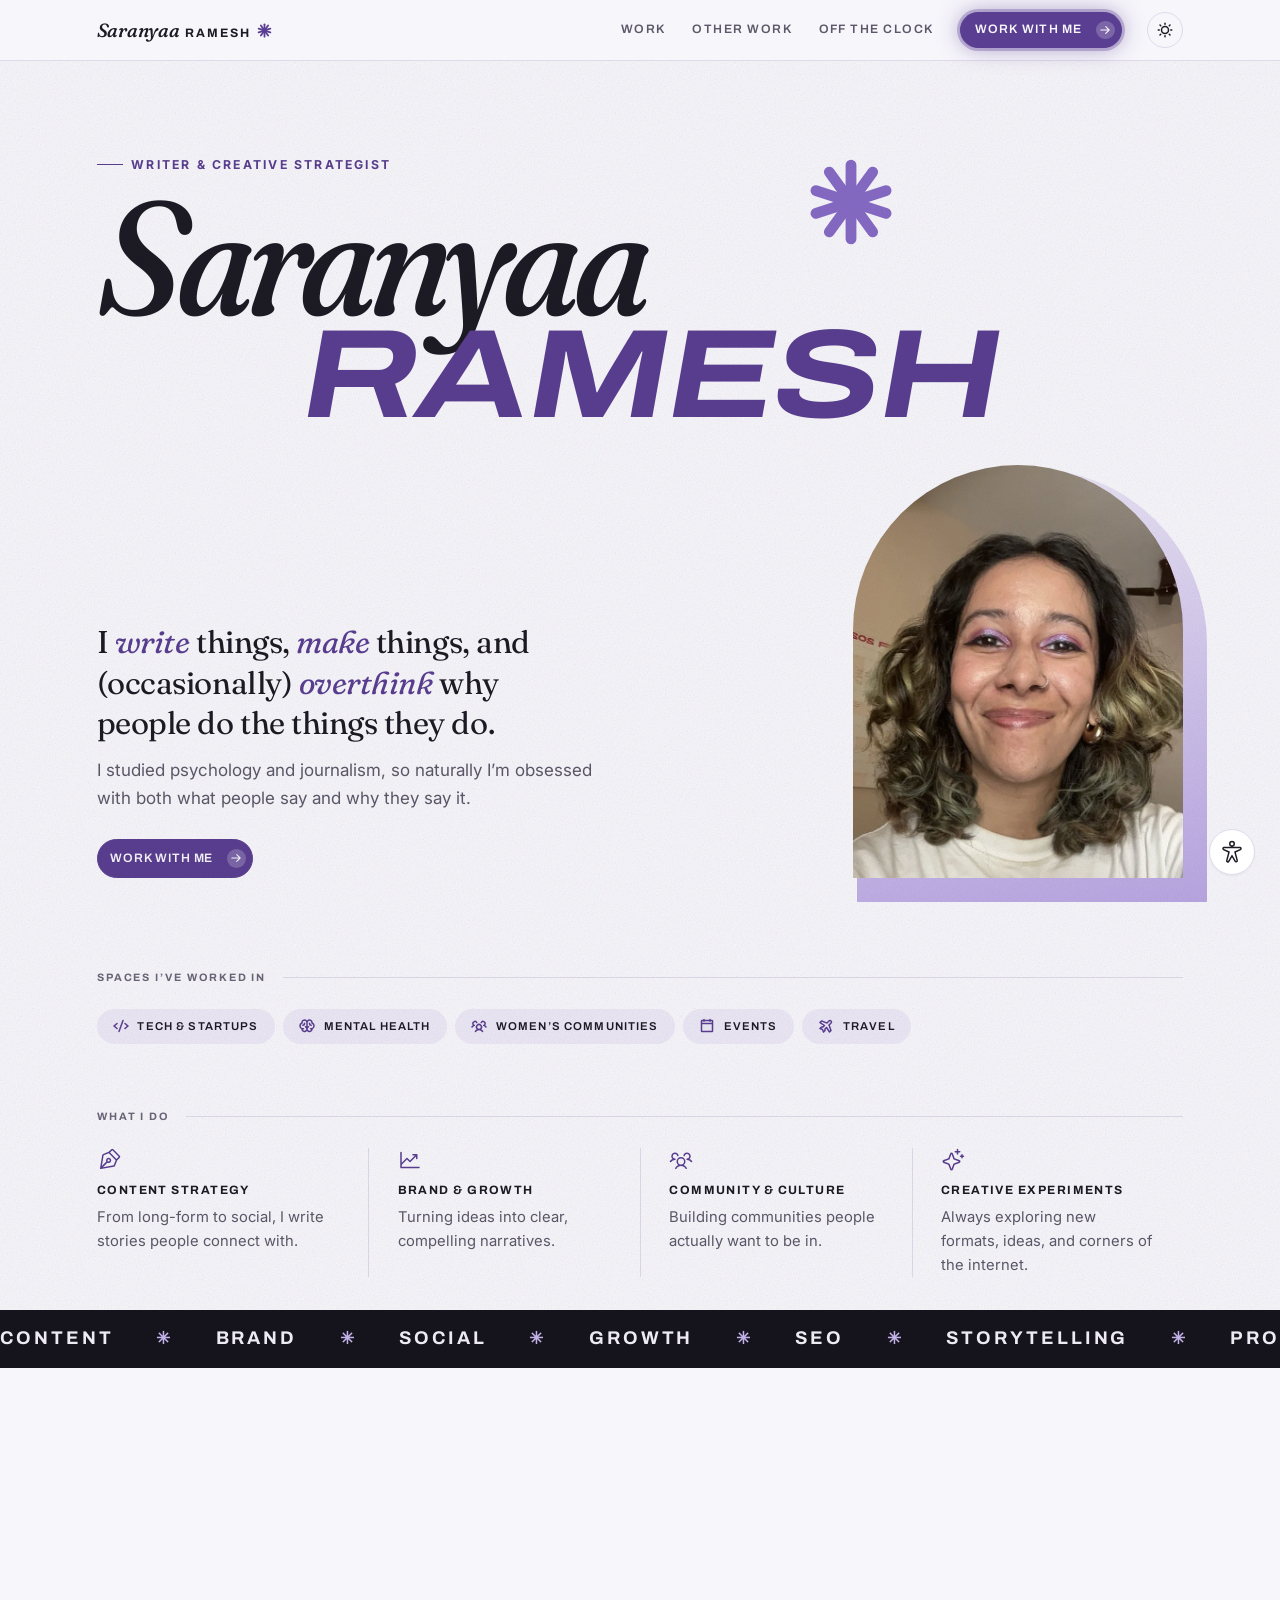
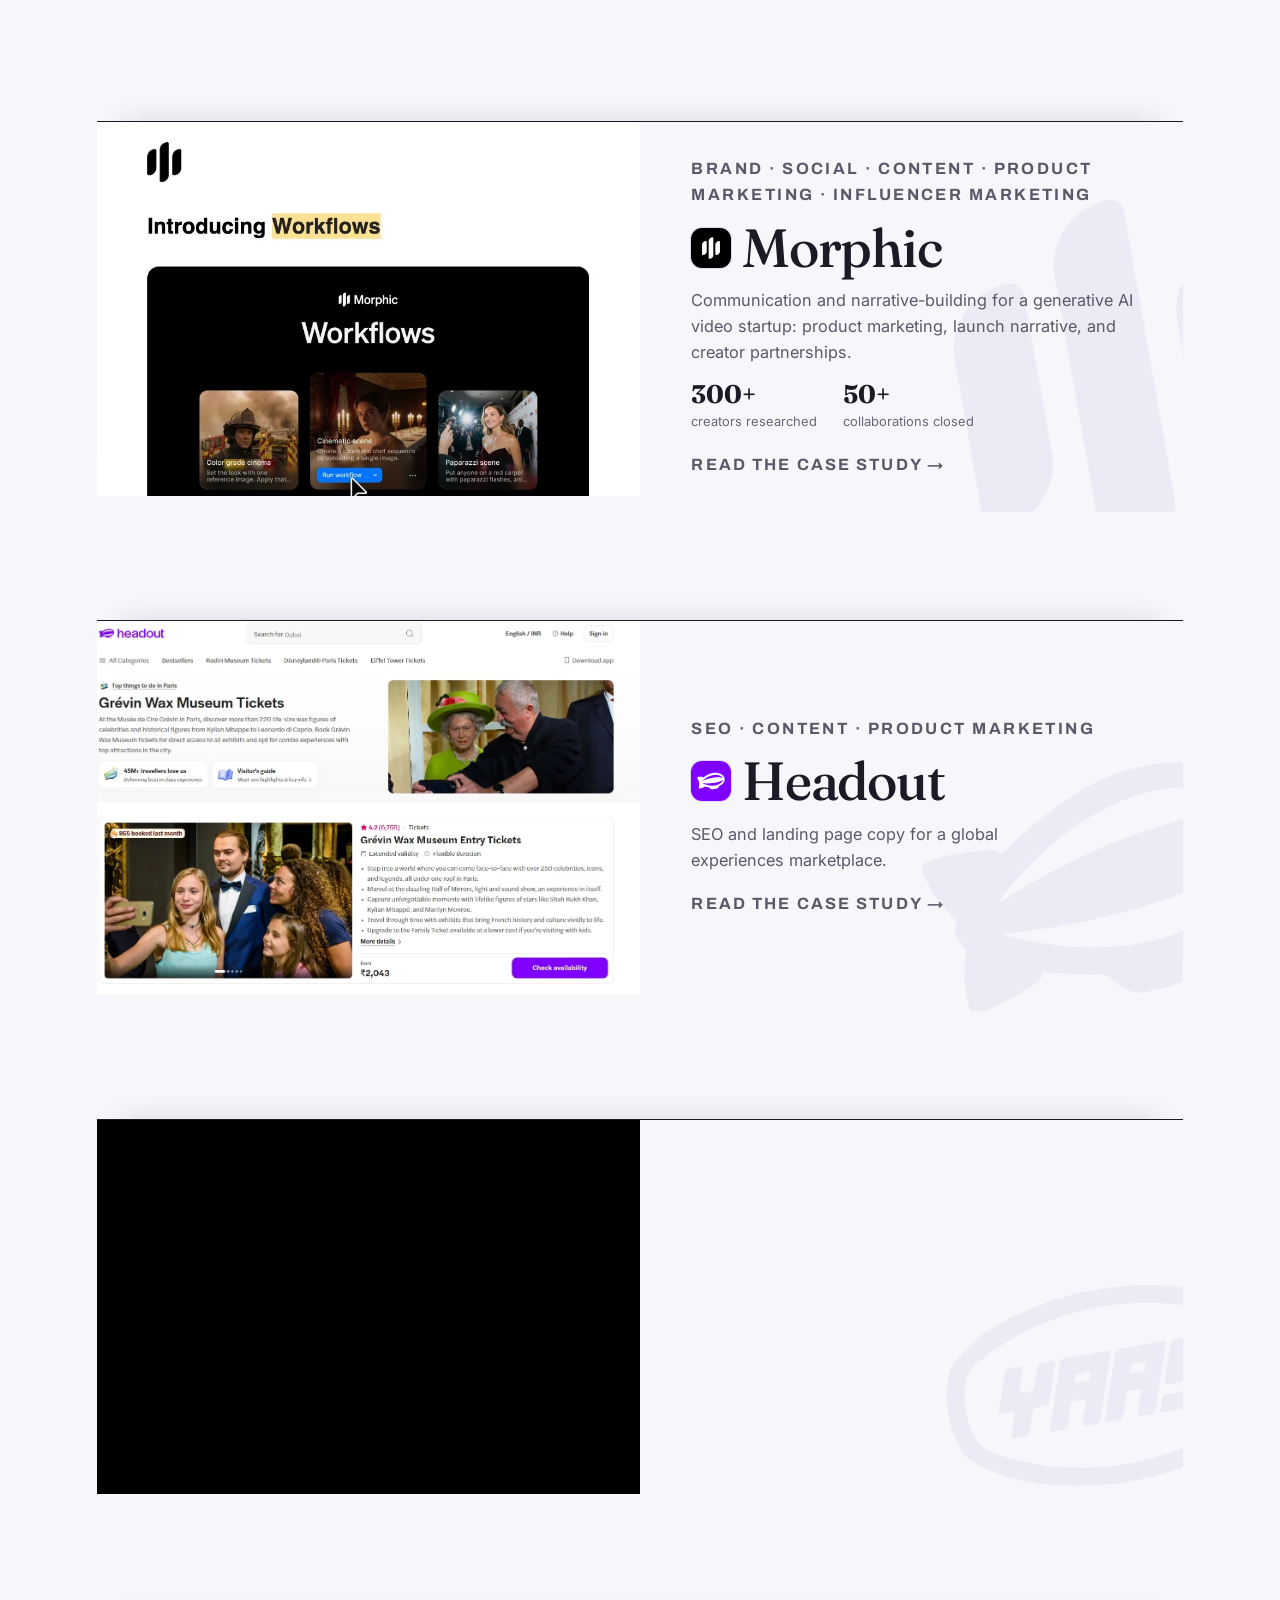
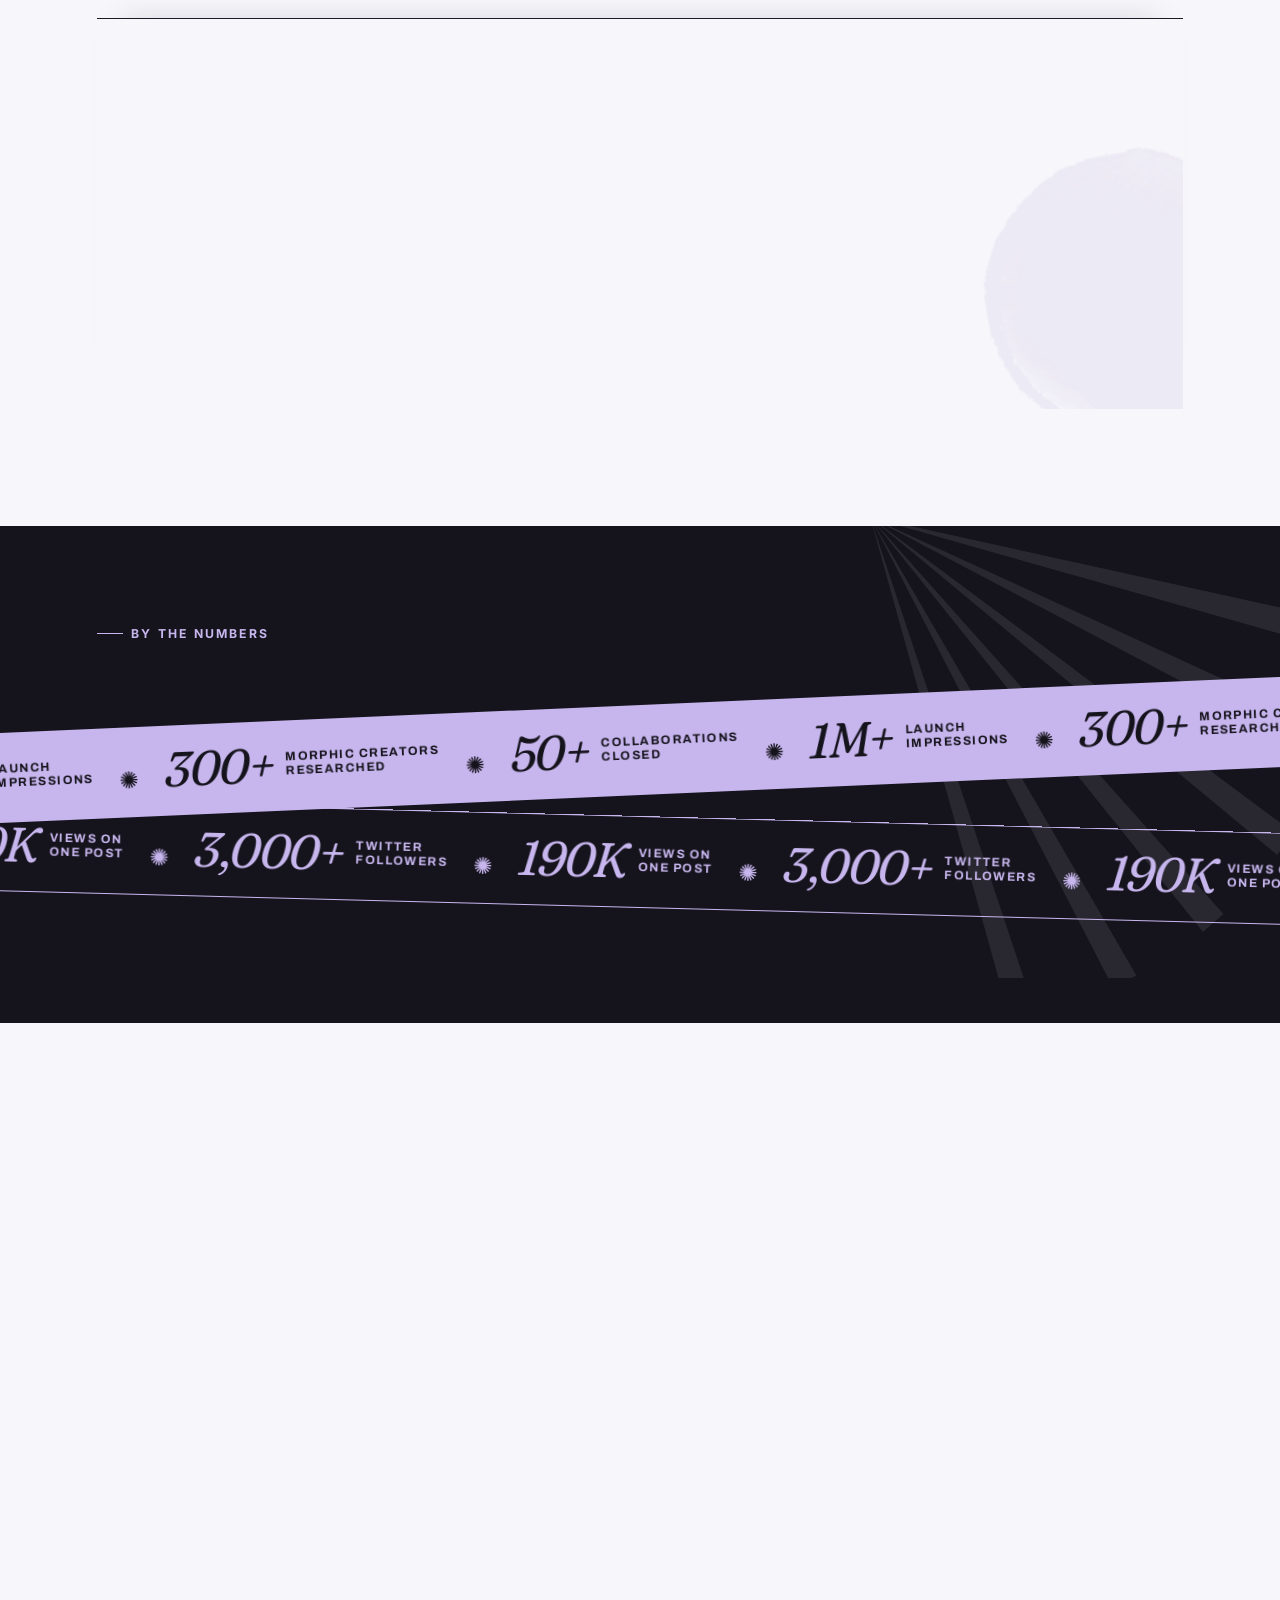
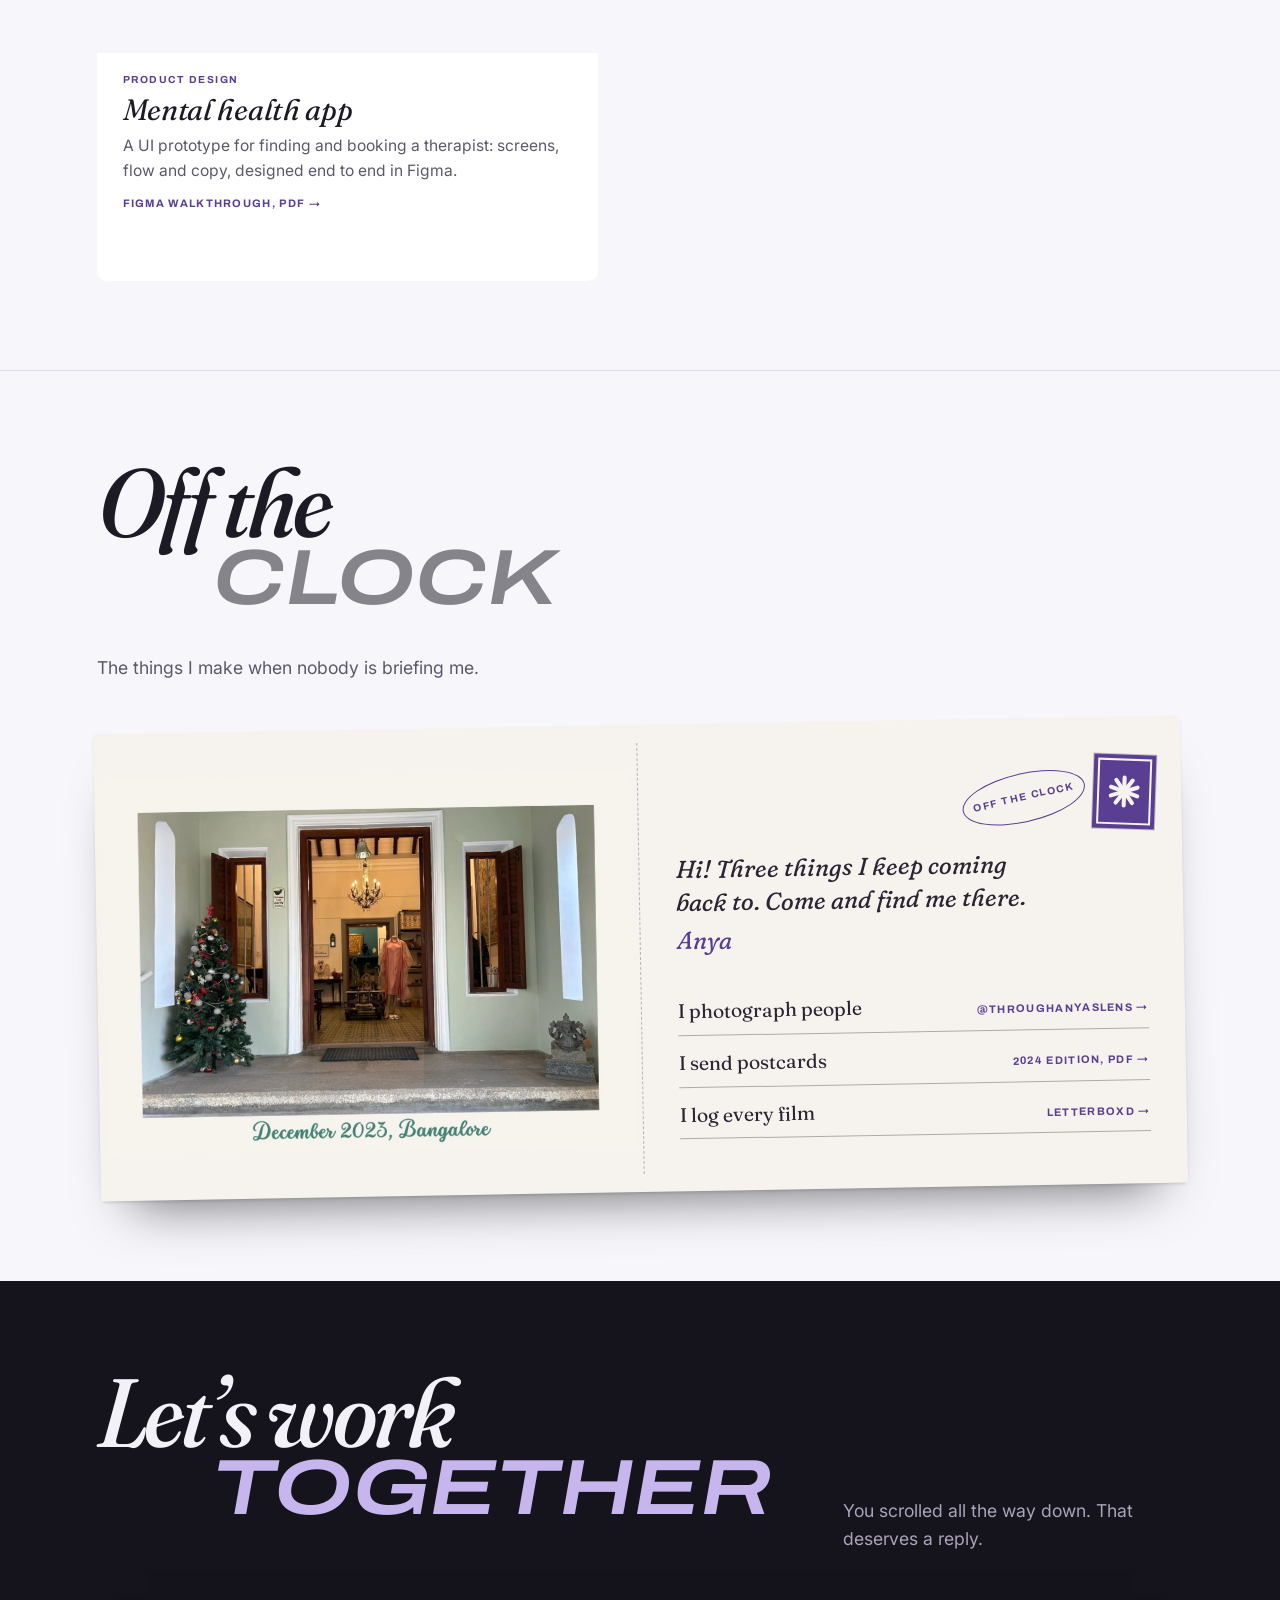
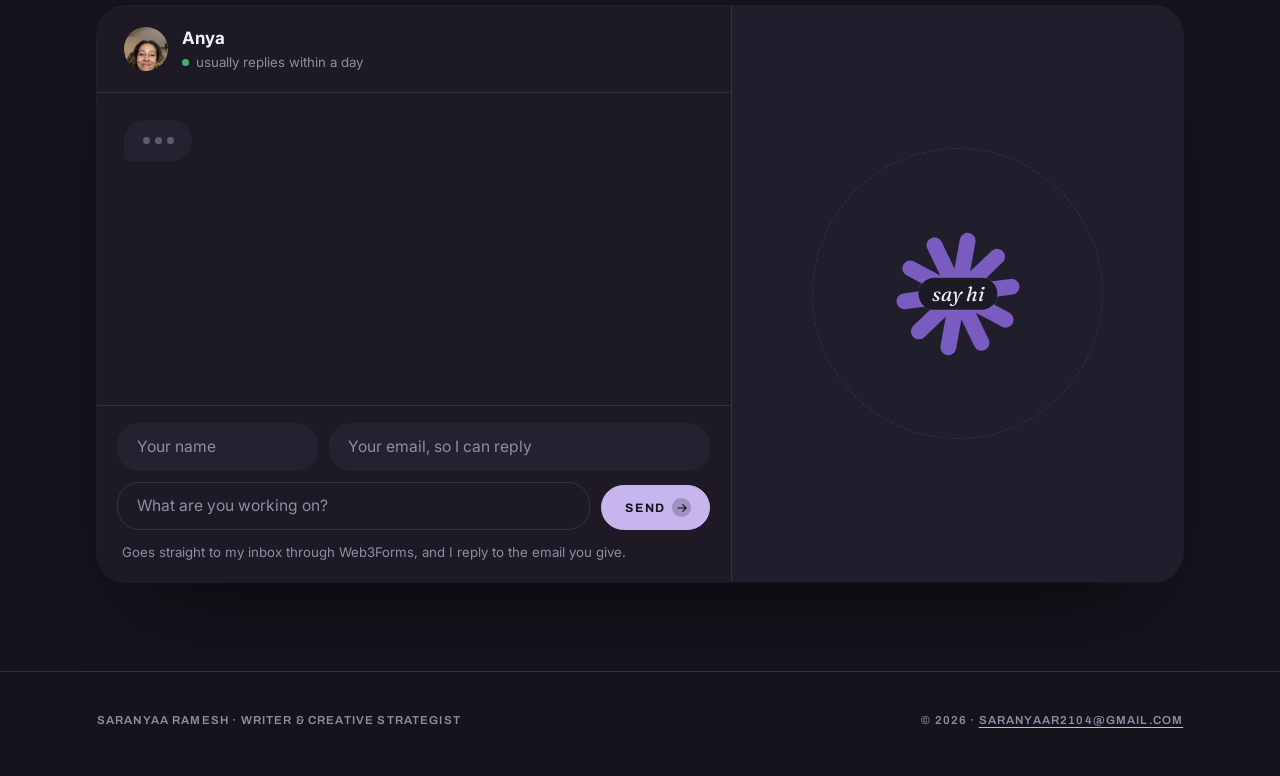
<file: index.html>
<!DOCTYPE html>
<html lang="en" data-theme="light">
<head>
<meta charset="UTF-8">
<meta name="viewport" content="width=device-width, initial-scale=1.0">

<!-- ═══════════════════════════════════════════════════════════════════════
     SEO + social sharing. These absolute URLs are what make her name and photo
     appear when the link is pasted into LinkedIn, WhatsApp or Slack. If the
     site ever moves to a custom domain, update all five of them.
     ═══════════════════════════════════════════════════════════════════════ -->
<title>Saranyaa Ramesh — Writer &amp; Creative Strategist</title>
<meta name="description" content="Saranyaa Ramesh is a writer and creative strategist with a background in psychology and journalism, working across content, brand, social, and growth — with selected work for Morphic, Headout, YAAS Media, and Decoding Draupadi.">
<meta name="author" content="Saranyaa Ramesh">
<meta name="robots" content="index, follow">
<meta name="theme-color" content="#f7f6fb">
<link rel="canonical" href="https://saranyaaramesh2104.github.io/portfolio/">

<meta property="og:type" content="website">
<meta property="og:site_name" content="Saranyaa Ramesh">
<meta property="og:title" content="Saranyaa Ramesh — Writer &amp; Creative Strategist">
<meta property="og:description" content="Writer and creative strategist working across content, brand, social, and growth. Selected work for Morphic, Headout, YAAS Media, and Decoding Draupadi.">
<meta property="og:url" content="https://saranyaaramesh2104.github.io/portfolio/">
<meta property="og:image" content="https://saranyaaramesh2104.github.io/portfolio/assets/og-card.jpg">
<meta property="og:image:width" content="1200">
<meta property="og:image:height" content="630">
<meta property="og:image:alt" content="Saranyaa Ramesh">
<meta name="twitter:card" content="summary_large_image">
<meta name="twitter:title" content="Saranyaa Ramesh — Writer &amp; Creative Strategist">
<meta name="twitter:description" content="Writer and creative strategist working across content, brand, social, and growth.">
<meta name="twitter:image" content="https://saranyaaramesh2104.github.io/portfolio/assets/og-card.jpg">
<meta name="twitter:creator" content="@holasaranyahere">

<link rel="icon" href="data:image/svg+xml,%3Csvg xmlns='http://www.w3.org/2000/svg' viewBox='0 0 100 100'%3E%3Crect width='100' height='100' fill='%235a3e91'/%3E%3Ctext x='50' y='73' font-family='Georgia,serif' font-size='64' font-style='italic' fill='%23f7f6fb' text-anchor='middle'%3ES%3C/text%3E%3C/svg%3E">
<link rel="apple-touch-icon" href="assets/apple-touch-icon.png">

<link rel="preconnect" href="https://fonts.googleapis.com">
<link rel="preconnect" href="https://fonts.gstatic.com" crossorigin>
<link href="https://fonts.googleapis.com/css2?family=Archivo:ital,wdth,wght@0,62..125,400..700;1,62..125,400..700&family=Fraunces:ital,opsz,wght@0,9..144,400..700;1,9..144,400..700&family=Inter:wght@400;500;600;700&display=swap" rel="stylesheet">
<link rel="stylesheet" href="assets/styles.css?v=20261013b">

<!-- Marks that scripting is available. The scroll-in animation is scoped to
     html.js so that a failed script leaves the content visible, not blank.
     The hero name is held hidden until the real typefaces land, so its
     entrance is not spent animating fallback text. That release lives here
     rather than in app.js for the same reason: one script owns both the hold
     and the release, so a failed app.js can never leave the name invisible. -->
<script>
  var d = document.documentElement;
  d.classList.add('js');
  // The theme is set here, before first paint, so a dark-mode visitor does
  // not see the light page flash while app.js loads at the end of the body.
  try {
    var savedTheme = localStorage.getItem('sr_theme');
    if (savedTheme === 'light' || savedTheme === 'dark') d.setAttribute('data-theme', savedTheme);
    else if (window.matchMedia('(prefers-color-scheme: dark)').matches) d.setAttribute('data-theme', 'dark');
  } catch (e) { /* private mode: app.js applies the system theme */ }
  function releaseName() { d.classList.add('fonts-ready'); }
  if (document.fonts && document.fonts.ready) {
    document.fonts.ready.then(releaseName);
    setTimeout(releaseName, 2500);
  } else {
    releaseName();
  }
</script>

<script type="application/ld+json">
{
  "@context": "https://schema.org",
  "@type": "Person",
  "name": "Saranyaa Ramesh",
  "jobTitle": "Writer & Creative Strategist",
  "email": "saranyaar2104@gmail.com",
  "image": "https://saranyaaramesh2104.github.io/portfolio/assets/home-profile.jpg",
  "url": "https://saranyaaramesh2104.github.io/portfolio/",
  "description": "Writer and creative strategist with a background in psychology and journalism, working across content, brand, social, and growth.",
  "knowsAbout": ["Content Strategy", "Copywriting", "SEO", "Brand Communication", "Social Media", "Product Marketing"],
  "sameAs": [
    "https://www.linkedin.com/in/saranyaaramesh/",
    "https://twitter.com/holasaranyahere",
    "https://www.instagram.com/anyaohnanana/",
    "https://www.instagram.com/throughanyaslens/",
    "https://letterboxd.com/anya_2104/"
  ]
}
</script>
</head>

<body>
<a class="skip-link" href="#main">Skip to content</a>

<!-- Follows the pointer on desktop. Hidden entirely on touch and under
     reduced motion; see .cursor-glow in the stylesheet. -->
<div class="cursor-glow" aria-hidden="true"></div>

<nav class="nav">
  <div class="wrap nav-inner">
    <a class="nav-logo" href="#" aria-label="Saranyaa Ramesh, back to top"><span class="nav-logo-first">Saranyaa</span><span class="nav-logo-last">Ramesh</span><svg class="nav-mark" width="15" height="15" viewBox="0 0 200 200" aria-hidden="true"><g fill="currentColor"> <g> <rect x="88" y="6" width="24" height="94" rx="12"/> <rect x="88" y="6" width="24" height="94" rx="12" transform="rotate(36 100 100)"/> <rect x="88" y="6" width="24" height="94" rx="12" transform="rotate(72 100 100)"/> <rect x="88" y="6" width="24" height="94" rx="12" transform="rotate(108 100 100)"/> <rect x="88" y="6" width="24" height="94" rx="12" transform="rotate(144 100 100)"/> <rect x="88" y="6" width="24" height="94" rx="12" transform="rotate(180 100 100)"/> <rect x="88" y="6" width="24" height="94" rx="12" transform="rotate(216 100 100)"/> <rect x="88" y="6" width="24" height="94" rx="12" transform="rotate(252 100 100)"/> <rect x="88" y="6" width="24" height="94" rx="12" transform="rotate(288 100 100)"/> <rect x="88" y="6" width="24" height="94" rx="12" transform="rotate(324 100 100)"/> </g> <circle cx="100" cy="100" r="30"/> </g></svg></a>
    <div class="nav-links">
      <a href="#work">Work</a>
      <a href="#other">Other work</a>
      <a href="#personal">Off the clock</a>
      <!-- Primary action reachable from anywhere, which is why Contact is a
           pill here rather than a fifth text link. -->
      <a class="pill pill--solid nav-cta" href="#contact">Work with me<span class="cta-go" aria-hidden="true"><svg width="12" height="12" viewBox="0 0 256 256" fill="currentColor" aria-hidden="true"><path d="M224.49,136.49l-72,72a12,12,0,0,1-17-17L187,140H40a12,12,0,0,1,0-24H187L135.51,64.48a12,12,0,0,1,17-17l72,72A12,12,0,0,1,224.49,136.49Z"/></svg></span></a>
      <button class="icon-btn" id="themeBtn" type="button" aria-label="Switch colour theme">
        <svg class="icon-sun" width="16" height="16" viewBox="0 0 256 256" fill="currentColor" aria-hidden="true"><path d="M116,36V20a12,12,0,0,1,24,0V36a12,12,0,0,1-24,0Zm80,92a68,68,0,1,1-68-68A68.07,68.07,0,0,1,196,128Zm-24,0a44,44,0,1,0-44,44A44.05,44.05,0,0,0,172,128ZM51.51,68.49a12,12,0,1,0,17-17l-12-12a12,12,0,0,0-17,17Zm0,119-12,12a12,12,0,0,0,17,17l12-12a12,12,0,1,0-17-17ZM196,72a12,12,0,0,0,8.49-3.51l12-12a12,12,0,0,0-17-17l-12,12A12,12,0,0,0,196,72Zm8.49,115.51a12,12,0,0,0-17,17l12,12a12,12,0,0,0,17-17ZM48,128a12,12,0,0,0-12-12H20a12,12,0,0,0,0,24H36A12,12,0,0,0,48,128Zm80,80a12,12,0,0,0-12,12v16a12,12,0,0,0,24,0V220A12,12,0,0,0,128,208Zm108-92H220a12,12,0,0,0,0,24h16a12,12,0,0,0,0-24Z"/></svg>
        <svg class="icon-moon" width="16" height="16" viewBox="0 0 256 256" fill="currentColor" aria-hidden="true"><path d="M236.37,139.4a12,12,0,0,0-12-3A84.07,84.07,0,0,1,119.6,31.59a12,12,0,0,0-15-15A108.86,108.86,0,0,0,49.69,55.07,108,108,0,0,0,136,228a107.09,107.09,0,0,0,64.93-21.69,108.86,108.86,0,0,0,38.44-54.94A12,12,0,0,0,236.37,139.4Zm-49.88,47.74A84,84,0,0,1,68.86,69.51,84.93,84.93,0,0,1,92.27,48.29Q92,52.13,92,56A108.12,108.12,0,0,0,200,164q3.87,0,7.71-.27A84.79,84.79,0,0,1,186.49,187.14Z"/></svg>
      </button>
    </div>
  </div>
</nav>

<main id="main">
<div id="home">

  <!-- ── Hero ─────────────────────────────────────────────────────────── -->
  <header class="hero">
    <img class="decor decor--aster parallax" data-speed="-0.22" src="assets/shape-aster.svg" alt="" aria-hidden="true" width="200" height="200">

    <div class="wrap">
      <p class="eyebrow">Writer &amp; Creative Strategist</p>
      <h1 class="hero-name">
        <span class="n1">Saranyaa</span>
        <span class="n2">Ramesh</span>
      </h1>

      <div class="hero-grid">
        <div>
          <div class="hero-body">
            <p class="hero-hook">I <em>write</em> things, <em>make</em> things, and (occasionally) <em>overthink</em> why people do the things they do.</p>
            <p>I studied psychology and journalism, so naturally I’m obsessed with both what people say and why they say it.</p>
            <!-- Pause on the hero and a pen circles "overthink" and leaves a
                 note beside it. app.js places it and sets it off; without
                 JavaScript it never appears. -->
            <span class="ponder" aria-hidden="true">
              <svg class="ponder-loop" viewBox="0 0 200 64" preserveAspectRatio="none"><path pathLength="1" d="M36 9C82 1 168 2 192 22c14 13-8 30-58 36C78 64 20 60 8 42 0 28 22 14 58 9c28-4 70-4 96 1"/></svg>
              <svg class="ponder-arrow"><path pathLength="1"/></svg>
              <span class="ponder-note">still thinking about it</span>
            </span>
          </div>
          <div class="hero-cta">
            <a class="pill pill--solid" href="#contact">Work with me<span class="cta-go" aria-hidden="true"><svg width="12" height="12" viewBox="0 0 256 256" fill="currentColor" aria-hidden="true"><path d="M224.49,136.49l-72,72a12,12,0,0,1-17-17L187,140H40a12,12,0,0,1,0-24H187L135.51,64.48a12,12,0,0,1,17-17l72,72A12,12,0,0,1,224.49,136.49Z"/></svg></span></a>
          </div>
        </div>

        <div class="portrait-frame">
          <img class="portrait" src="assets/home-profile.webp" width="787" height="1400" fetchpriority="high"
               alt="Saranyaa Ramesh, smiling, with curly shoulder-length hair, lavender eyeshadow and a white T-shirt.">
        </div>
      </div>
    </div>
  </header>

  <!-- ── Spaces I've worked in ─────────────────────────────────────────
       Labels, not buttons, and deliberately not photographs: literal stock
       imagery for these subjects is the one thing that would make the page
       look templated. -->
  <section class="section section--tight reveal" id="spaces">
    <div class="wrap">
      <p class="strip-label">Spaces I&rsquo;ve worked in</p>
      <ul class="spaces" data-stagger data-scroll-label="Spaces I have worked in">
        <li class="space"><svg width="16" height="16" viewBox="0 0 256 256" fill="currentColor" aria-hidden="true"><path d="M71.68,97.22,34.74,128l36.94,30.78a12,12,0,1,1-15.36,18.44l-48-40a12,12,0,0,1,0-18.44l48-40A12,12,0,0,1,71.68,97.22Zm176,21.56-48-40a12,12,0,1,0-15.36,18.44L221.26,128l-36.94,30.78a12,12,0,1,0,15.36,18.44l48-40a12,12,0,0,0,0-18.44ZM164.1,28.72a12,12,0,0,0-15.38,7.18l-64,176a12,12,0,0,0,7.18,15.37A11.79,11.79,0,0,0,96,228a12,12,0,0,0,11.28-7.9l64-176A12,12,0,0,0,164.1,28.72Z"/></svg>Tech &amp; startups</li>
        <li class="space"><svg width="16" height="16" viewBox="0 0 256 256" fill="currentColor" aria-hidden="true"><path d="M252,124a60.14,60.14,0,0,0-32-53.08,52,52,0,0,0-92-32.11A52,52,0,0,0,36,70.92a60,60,0,0,0,0,106.14,52,52,0,0,0,92,32.13,52,52,0,0,0,92-32.13A60.05,60.05,0,0,0,252,124ZM88,204a28,28,0,0,1-26.85-20.07c1,0,1.89.07,2.85.07h8a12,12,0,0,0,0-24H64A36,36,0,0,1,52,90.05a12,12,0,0,0,8-11.32V72a28,28,0,0,1,56,0v60.18a51.61,51.61,0,0,0-7.2-3.85,12,12,0,1,0-9.6,22A28,28,0,0,1,88,204Zm104-44h-8a12,12,0,0,0,0,24h8c1,0,1.9,0,2.85-.07a28,28,0,1,1-38-33.61,12,12,0,1,0-9.6-22,51.61,51.61,0,0,0-7.2,3.85V72a28,28,0,0,1,56,0v6.73a12,12,0,0,0,8,11.32,36,36,0,0,1-12,70Zm16-44a12,12,0,0,1-12,12,40,40,0,0,1-40-40V84a12,12,0,0,1,24,0v4a16,16,0,0,0,16,16A12,12,0,0,1,208,116ZM100,88a40,40,0,0,1-40,40,12,12,0,0,1,0-24A16,16,0,0,0,76,88V84a12,12,0,0,1,24,0Z"/></svg>Mental health</li>
        <li class="space"><svg width="16" height="16" viewBox="0 0 256 256" fill="currentColor" aria-hidden="true"><path d="M164.38,181.1a52,52,0,1,0-72.76,0,75.89,75.89,0,0,0-30,28.89,12,12,0,0,0,20.78,12,53,53,0,0,1,91.22,0,12,12,0,1,0,20.78-12A75.89,75.89,0,0,0,164.38,181.1ZM100,144a28,28,0,1,1,28,28A28,28,0,0,1,100,144Zm147.21,9.59a12,12,0,0,1-16.81-2.39c-8.33-11.09-19.85-19.59-29.33-21.64a12,12,0,0,1-1.82-22.91,20,20,0,1,0-24.78-28.3,12,12,0,1,1-21-11.6,44,44,0,1,1,73.28,48.35,92.18,92.18,0,0,1,22.85,21.69A12,12,0,0,1,247.21,153.59Zm-192.28-24c-9.48,2.05-21,10.55-29.33,21.65A12,12,0,0,1,6.41,136.79,92.37,92.37,0,0,1,29.26,115.1a44,44,0,1,1,73.28-48.35,12,12,0,1,1-21,11.6,20,20,0,1,0-24.78,28.3,12,12,0,0,1-1.82,22.91Z"/></svg>Women&rsquo;s communities</li>
        <li class="space"><svg width="16" height="16" viewBox="0 0 256 256" fill="currentColor" aria-hidden="true"><path d="M208,28H188V24a12,12,0,0,0-24,0v4H92V24a12,12,0,0,0-24,0v4H48A20,20,0,0,0,28,48V208a20,20,0,0,0,20,20H208a20,20,0,0,0,20-20V48A20,20,0,0,0,208,28ZM68,52a12,12,0,0,0,24,0h72a12,12,0,0,0,24,0h16V76H52V52ZM52,204V100H204V204Z"/></svg>Events</li>
        <li class="space"><svg width="16" height="16" viewBox="0 0 256 256" fill="currentColor" aria-hidden="true"><path d="M190,115.31,217.21,89.7l.26-.26a36,36,0,0,0-50.91-50.91c-.09.08-.17.17-.26.26L140.69,66,60.1,36.71A12,12,0,0,0,47.52,39.5l-24,24A12,12,0,0,0,25.34,82l59.83,39.88L75,132H56a12,12,0,0,0-8.48,3.51l-24,24a12,12,0,0,0,4,19.62l35.23,14.1,14.06,35.14.09.22a12,12,0,0,0,19.76,3.7l23.81-23.81A12,12,0,0,0,124,200V181l10.13-10.13L174,230.65a12,12,0,0,0,18.47,1.83l24-24a12,12,0,0,0,2.79-12.59Zm-4.11,89.85L146,145.33a12,12,0,0,0-8.8-5.28A11.66,11.66,0,0,0,136,140a12,12,0,0,0-8.49,3.52l-24,24A12,12,0,0,0,100,176v19l-7.62,7.62-9.24-23.1a12,12,0,0,0-6.69-6.69l-23.1-9.24L61,156H80a12,12,0,0,0,8.48-3.51l24-24A12,12,0,0,0,110.66,110L50.84,70.12l8.24-8.25,80.83,29.39a12,12,0,0,0,12.84-3.05l30.89-32.82a12,12,0,0,1,17,17l-32.82,30.89a12,12,0,0,0-3.06,12.84l29.4,80.82Z"/></svg>Travel</li>
      </ul>
    </div>
  </section>

  <!-- ── What I do ─────────────────────────────────────────────────────
       Replaces the old "What I can do for you" section further down. -->
  <section class="section section--tight reveal" id="doing">
    <div class="wrap">
      <p class="strip-label">What I do</p>
      <ul class="doing" data-stagger>
        <li class="doing-item">
          <svg class="doing-icon" width="24" height="24" viewBox="0 0 256 256" fill="currentColor" aria-hidden="true"><path d="M248,92.68a15.86,15.86,0,0,0-4.69-11.31L174.63,12.68a16,16,0,0,0-22.63,0L123.57,41.11l-58,21.77A16.06,16.06,0,0,0,55.35,75.23L32.11,214.68A8,8,0,0,0,40,224a8.4,8.4,0,0,0,1.32-.11l139.44-23.24a16,16,0,0,0,12.35-10.17l21.77-58L243.31,104A15.87,15.87,0,0,0,248,92.68Zm-69.87,92.19L63.32,204l47.37-47.37a28,28,0,1,0-11.32-11.32L52,192.7,71.13,77.86,126,57.29,198.7,130ZM112,132a12,12,0,1,1,12,12A12,12,0,0,1,112,132Zm96-15.32L139.31,48l24-24L232,92.68Z"/></svg>
          <h3>Content strategy</h3>
          <p>From long-form to social, I write stories people connect with.</p>
        </li>
        <li class="doing-item">
          <svg class="doing-icon" width="24" height="24" viewBox="0 0 256 256" fill="currentColor" aria-hidden="true"><path d="M232,208a8,8,0,0,1-8,8H32a8,8,0,0,1-8-8V48a8,8,0,0,1,16,0V156.69l50.34-50.35a8,8,0,0,1,11.32,0L128,132.69,180.69,80H160a8,8,0,0,1,0-16h40a8,8,0,0,1,8,8v40a8,8,0,0,1-16,0V91.31l-58.34,58.35a8,8,0,0,1-11.32,0L96,123.31l-56,56V200H224A8,8,0,0,1,232,208Z"/></svg>
          <h3>Brand &amp; growth</h3>
          <p>Turning ideas into clear, compelling narratives.</p>
        </li>
        <li class="doing-item">
          <svg class="doing-icon" width="24" height="24" viewBox="0 0 256 256" fill="currentColor" aria-hidden="true"><path d="M244.8,150.4a8,8,0,0,1-11.2-1.6A51.6,51.6,0,0,0,192,128a8,8,0,0,1-7.37-4.89,8,8,0,0,1,0-6.22A8,8,0,0,1,192,112a24,24,0,1,0-23.24-30,8,8,0,1,1-15.5-4A40,40,0,1,1,219,117.51a67.94,67.94,0,0,1,27.43,21.68A8,8,0,0,1,244.8,150.4ZM190.92,212a8,8,0,1,1-13.84,8,57,57,0,0,0-98.16,0,8,8,0,1,1-13.84-8,72.06,72.06,0,0,1,33.74-29.92,48,48,0,1,1,58.36,0A72.06,72.06,0,0,1,190.92,212ZM128,176a32,32,0,1,0-32-32A32,32,0,0,0,128,176ZM72,120a8,8,0,0,0-8-8A24,24,0,1,1,87.24,82a8,8,0,1,0,15.5-4A40,40,0,1,0,37,117.51,67.94,67.94,0,0,0,9.6,139.19a8,8,0,1,0,12.8,9.61A51.6,51.6,0,0,1,64,128,8,8,0,0,0,72,120Z"/></svg>
          <h3>Community &amp; culture</h3>
          <p>Building communities people actually want to be in.</p>
        </li>
        <li class="doing-item">
          <svg class="doing-icon" width="24" height="24" viewBox="0 0 256 256" fill="currentColor" aria-hidden="true"><path d="M197.58,129.06,146,110l-19-51.62a15.92,15.92,0,0,0-29.88,0L78,110l-51.62,19a15.92,15.92,0,0,0,0,29.88L78,178l19,51.62a15.92,15.92,0,0,0,29.88,0L146,178l51.62-19a15.92,15.92,0,0,0,0-29.88ZM137,164.22a8,8,0,0,0-4.74,4.74L112,223.85,91.78,169A8,8,0,0,0,87,164.22L32.15,144,87,123.78A8,8,0,0,0,91.78,119L112,64.15,132.22,119a8,8,0,0,0,4.74,4.74L191.85,144ZM144,40a8,8,0,0,1,8-8h16V16a8,8,0,0,1,16,0V32h16a8,8,0,0,1,0,16H184V64a8,8,0,0,1-16,0V48H152A8,8,0,0,1,144,40ZM248,88a8,8,0,0,1-8,8h-8v8a8,8,0,0,1-16,0V96h-8a8,8,0,0,1,0-16h8V72a8,8,0,0,1,16,0v8h8A8,8,0,0,1,248,88Z"/></svg>
          <h3>Creative experiments</h3>
          <p>Always exploring new formats, ideas, and corners of the internet.</p>
        </li>
      </ul>
    </div>
  </section>

  <!-- ── Marquee ──────────────────────────────────────────────────────── -->
  <div class="marquee ink" aria-hidden="true">
    <div class="marquee-track">
      <span>Content</span><span>Brand</span><span>Social</span><span>Growth</span><span>SEO</span><span>Storytelling</span><span>Product Marketing</span><span>Creator Partnerships</span>
    </div>
    <div class="marquee-track">
      <span>Content</span><span>Brand</span><span>Social</span><span>Growth</span><span>SEO</span><span>Storytelling</span><span>Product Marketing</span><span>Creator Partnerships</span>
    </div>
  </div>

  <!-- ── Selected work ────────────────────────────────────────────────── -->
  <section class="section reveal" id="work">
    <div class="wrap">
      <div class="section-head">
        <h2 class="dsplit"><span class="dsplit-a">Selected</span><span class="dsplit-b">Work</span></h2>
        <p class="section-intro">Four places where I’ve shaped how something sounded, looked, and landed.</p>
      </div>

      <!-- Each card sticks under the nav and the next one slides over it, so
           the four case studies stack into a deck as you scroll. Add another by
           copying a whole <li> and giving it the next --i. -->
      <ol class="stack" aria-label="Case studies">
        <li class="stack-item" style="--i: 0">
          <a class="stack-card" href="#/morphic">
            <span class="stack-mark case-mark--morphic" aria-hidden="true"></span>
            <div class="stack-media">
              <img src="assets/morphic-product-marketing-launch-3.webp" loading="lazy"
                   alt="Morphic launch email introducing Workflows, with a product preview and a call to action." width="940" height="1306">
            </div>
            <div class="stack-body">
              <p class="feature-kicker">Brand · Social · Content · Product Marketing · Influencer Marketing</p>
              <h3 class="brand-title"><img class="brand-mark" src="assets/logo-morphic.svg" alt="" width="40" height="40">Morphic</h3>
              <p>Communication and narrative-building for a generative AI video startup: product marketing, launch narrative, and creator partnerships.</p>
              <div class="feature-metrics">
                <div><b>300+</b><span>creators researched</span></div>
                <div><b>50+</b><span>collaborations closed</span></div>
              </div>
              <p class="work-card-more">Read the case study →</p>
            </div>
          </a>
        </li>

        <li class="stack-item" style="--i: 1">
          <a class="stack-card" href="#/headout">
            <span class="stack-mark case-mark--headout" aria-hidden="true"></span>
            <div class="stack-media">
              <img src="assets/home-writing-marketing-1.webp" loading="lazy"
                   alt="Headout landing page for Grévin Wax Museum tickets in Paris." width="1327" height="871">
            </div>
            <div class="stack-body">
              <p class="feature-kicker">SEO · Content · Product Marketing</p>
              <h3 class="brand-title"><img class="brand-mark" src="assets/logo-headout.svg" alt="" width="40" height="40">Headout</h3>
              <p>SEO and landing page copy for a global experiences marketplace.</p>
              <p class="work-card-more">Read the case study →</p>
            </div>
          </a>
        </li>

        <li class="stack-item" style="--i: 2">
          <a class="stack-card" href="#/yaas-media">
            <span class="stack-mark case-mark--yaas" aria-hidden="true"></span>
            <div class="stack-media stack-media--logo">
              <img src="assets/logo-yaas.png" alt="" width="500" height="500">
            </div>
            <div class="stack-body">
              <p class="feature-kicker">Social · Video · Creative · Storytelling</p>
              <h3 class="brand-title"><img class="brand-mark" src="assets/logo-yaas.png" alt="" width="40" height="40">YAAS Media</h3>
              <p>Social and video storytelling for a media brand.</p>
              <p class="work-card-more">Read the case study →</p>
            </div>
          </a>
        </li>

        <li class="stack-item" style="--i: 3">
          <a class="stack-card" href="#/decoding-draupadi">
            <span class="stack-mark case-mark--decoding-draupadi" aria-hidden="true"></span>
            <div class="stack-media">
              <img src="assets/home-design-1.png" loading="lazy"
                   alt="Decoding Draupadi social post in red on cream reading ‘This July’ with four self-care prompts." width="1080" height="1080">
            </div>
            <div class="stack-body">
              <p class="feature-kicker">Social · Community · Content · Events</p>
              <h3 class="brand-title"><img class="brand-mark" src="assets/logo-decoding-draupadi.png" alt="" width="40" height="40">Decoding Draupadi</h3>
              <p>Social, community, and events for a platform on women’s health and money.</p>
              <p class="work-card-more">Read the case study →</p>
            </div>
          </a>
        </li>
      </ol>

    </div>
  </section>

  <!-- ── Numbers ──────────────────────────────────────────────────────── -->
  <section class="section ink reveal ribbon-band">
    <img class="decor decor--burst parallax" data-speed="-0.06" src="assets/shape-burst.svg" alt="" aria-hidden="true" width="400" height="400">
    <div class="wrap">
      <p class="eyebrow">By the numbers</p>
      <ul class="visually-hidden">
        <li>300+ creators researched for Morphic partnerships</li>
        <li>50+ creator collaborations closed for Morphic</li>
        <li>1M+ impressions across the Morphic launch</li>
        <li>3,000+ followers writing in public on Twitter</li>
        <li>190K views on a single organic post</li>
      </ul>
    </div>
    <!-- Two ribbons, two halves of the figures: Morphic on the violet one,
         Twitter on the outlined one behind it. Each repeats its own set so it
         never runs out while it slides; the list above is what screen readers
         get. -->
    <div class="ribbon" aria-hidden="true"><div class="ribbon-row"><span class="ribbon-set"><span><b>300+</b><small>Morphic creators<br>researched</small></span><i>✺</i><span><b>50+</b><small>Collaborations<br>closed</small></span><i>✺</i><span><b>1M+</b><small>Launch<br>impressions</small></span><i>✺</i></span><span class="ribbon-set" aria-hidden="true"><span><b>300+</b><small>Morphic creators<br>researched</small></span><i>✺</i><span><b>50+</b><small>Collaborations<br>closed</small></span><i>✺</i><span><b>1M+</b><small>Launch<br>impressions</small></span><i>✺</i></span><span class="ribbon-set" aria-hidden="true"><span><b>300+</b><small>Morphic creators<br>researched</small></span><i>✺</i><span><b>50+</b><small>Collaborations<br>closed</small></span><i>✺</i><span><b>1M+</b><small>Launch<br>impressions</small></span><i>✺</i></span><span class="ribbon-set" aria-hidden="true"><span><b>300+</b><small>Morphic creators<br>researched</small></span><i>✺</i><span><b>50+</b><small>Collaborations<br>closed</small></span><i>✺</i><span><b>1M+</b><small>Launch<br>impressions</small></span><i>✺</i></span></div></div>
    <div class="ribbon ribbon--echo" aria-hidden="true"><div class="ribbon-row"><span class="ribbon-set"><span><b>3,000+</b><small>Twitter<br>followers</small></span><i>✺</i><span><b>190K</b><small>Views on<br>one post</small></span><i>✺</i></span><span class="ribbon-set" aria-hidden="true"><span><b>3,000+</b><small>Twitter<br>followers</small></span><i>✺</i><span><b>190K</b><small>Views on<br>one post</small></span><i>✺</i></span><span class="ribbon-set" aria-hidden="true"><span><b>3,000+</b><small>Twitter<br>followers</small></span><i>✺</i><span><b>190K</b><small>Views on<br>one post</small></span><i>✺</i></span><span class="ribbon-set" aria-hidden="true"><span><b>3,000+</b><small>Twitter<br>followers</small></span><i>✺</i><span><b>190K</b><small>Views on<br>one post</small></span><i>✺</i></span><span class="ribbon-set" aria-hidden="true"><span><b>3,000+</b><small>Twitter<br>followers</small></span><i>✺</i><span><b>190K</b><small>Views on<br>one post</small></span><i>✺</i></span><span class="ribbon-set" aria-hidden="true"><span><b>3,000+</b><small>Twitter<br>followers</small></span><i>✺</i><span><b>190K</b><small>Views on<br>one post</small></span><i>✺</i></span></div></div>
  </section>

  <!-- ── Personal projects ────────────────────────────────────────────── -->
  <!-- ── Other work ───────────────────────────────────────────────────
       Shorter pieces that do not need a whole case study.
       To add one, copy a whole <li> ... </li> row below and change the
       link, both image paths (data-preview and the img), and the words.
       No link? Use the Peer support row as the pattern: a <div> with no arrow. -->
  <section class="section reveal" id="other">
    <div class="wrap">
      <div class="section-head">
        <h2 class="dsplit"><span class="dsplit-a">Other</span><span class="dsplit-b">Work</span></h2>
        <p class="section-intro">Shorter pieces and side projects: the things that do not need a whole case study behind them.</p>
      </div>

      <!-- Six side by side; the one under the pointer or keyboard opens up
           (app.js). Phones, touch screens and no-JavaScript get plain cards. -->
      <ul class="panels" data-stagger>
      <li class="panel is-open">
        <a class="panel-in" href="assets/home-design-5.pdf" target="_blank" rel="noopener">
          <img class="panel-img" src="assets/other-ui-prototype.jpg" loading="lazy" alt="Mobile app screen titled Find a therapist, with a search field and a list of therapists filtered to CBT." width="738" height="507">
          <span class="panel-spine" aria-hidden="true"><span>Product design</span><b>Mental health app</b></span>
          <span class="panel-body">
            <span class="panel-kicker">Product design</span>
            <span class="panel-title">Mental health app</span>
            <span class="panel-line">A UI prototype for finding and booking a therapist: screens, flow and copy, designed end to end in Figma.</span>
            <span class="panel-go">Figma walkthrough, PDF <span aria-hidden="true">→</span></span>
          </span>
        </a>
      </li>
      <li class="panel">
        <a class="panel-in" href="https://saranyaa1310.substack.com/" target="_blank" rel="noopener">
          <img class="panel-img" src="assets/home-writing-marketing-5.webp" loading="lazy" alt="Anya’s Newsletter homepage on Substack, showing recent essays and a most-popular list." width="1400" height="750">
          <span class="panel-spine" aria-hidden="true"><span>Newsletter</span><b>Anya’s Newsletter</b></span>
          <span class="panel-body">
            <span class="panel-kicker">Newsletter</span>
            <span class="panel-title">Anya’s Newsletter</span>
            <span class="panel-line">Personal essays on growth, therapy, films and the small things, written and published on my own schedule.</span>
            <span class="panel-go">Read on Substack <span aria-hidden="true">→</span></span>
          </span>
        </a>
      </li>
      <li class="panel">
        <a class="panel-in" href="https://twitter.com/holasaranyahere" target="_blank" rel="noopener">
          <img class="panel-img panel-img--left" src="assets/home-content-2.png" loading="lazy" alt="A post on X from @holasaranyahere about sending postcards, showing 64.7K views." width="584" height="322">
          <span class="panel-spine" aria-hidden="true"><span>Writing in public</span><b>Short-form on X</b></span>
          <span class="panel-body">
            <span class="panel-kicker">Writing in public</span>
            <span class="panel-title">Short-form on X</span>
            <span class="panel-line">Three thousand people follow along while I think out loud. My top post reached 190K; this one on postcards, 64.7K.</span>
            <span class="panel-go">@holasaranyahere <span aria-hidden="true">→</span></span>
          </span>
        </a>
      </li>
      <li class="panel">
        <div class="panel-in" tabindex="0">
          <img class="panel-img" src="assets/home-mental-health-discord-moderation-1.jpg" loading="lazy" alt="Channel list for a peer support Discord server, with channels for external resources, new users and feedback." width="1147" height="645">
          <span class="panel-spine" aria-hidden="true"><span>Community</span><b>Peer support server</b></span>
          <span class="panel-body">
            <span class="panel-kicker">Community</span>
            <span class="panel-title">Peer support server</span>
            <span class="panel-line">Moderating an online mental health community: channel structure, resource threads, and the quiet rules that keep it safe.</span>
          </span>
        </div>
      </li>
      <li class="panel">
        <a class="panel-in" href="https://www.instagram.com/anyaohnanana" target="_blank" rel="noopener">
          <img class="panel-img" src="assets/instagram.webp" loading="lazy" alt="Anya’s Instagram profile, described as a person of the internet who occasionally makes videos." width="1400" height="492">
          <span class="panel-spine" aria-hidden="true"><span>Personal brand</span><b>Me, on Instagram</b></span>
          <span class="panel-body">
            <span class="panel-kicker">Personal brand</span>
            <span class="panel-title">Me, on Instagram</span>
            <span class="panel-line">Videos on internet pop culture, women’s health and my observations about the world and people. I like being on camera, and this space is mine.</span>
            <span class="panel-go">@anyaohnanana <span aria-hidden="true">→</span></span>
          </span>
        </a>
      </li>
      <li class="panel">
        <a class="panel-in" href="assets/ghostwriting.png" target="_blank" rel="noopener">
          <img class="panel-img panel-img--top" src="assets/ghostwriting.webp" loading="lazy" alt="LinkedIn post written in a founder’s voice about moving from fintech to mental health, with the founder’s details removed." width="543" height="427">
          <span class="panel-spine" aria-hidden="true"><span>Ghostwriting &amp; engagement</span><b>Founder voice on LinkedIn</b></span>
          <span class="panel-body">
            <span class="panel-kicker">Ghostwriting &amp; engagement</span>
            <span class="panel-title">Founder voice on LinkedIn</span>
            <span class="panel-line">Founder thought leadership written from our conversations, so posts sound like them, not the brand. Plus LinkedIn engagement work.</span>
            <span class="panel-go">See a sample <span aria-hidden="true">→</span></span>
          </span>
        </a>
      </li>
      </ul>
    </div>
  </section>

  <section class="section section--hair reveal" id="personal">
    <div class="wrap">
      <div class="section-head">
        <h2 class="dsplit dsplit--muted"><span class="dsplit-a">Off the</span><span class="dsplit-b">Clock</span></h2>
        <p class="section-intro">The things I make when nobody is briefing me.</p>
      </div>

      <!-- The back of the card: to add a fourth thing, copy one <li> ... </li>
           line and change the link and the words. -->
      <div class="postcard">
        <a class="pc-front" href="assets/home-postcards-1.pdf" target="_blank" rel="noopener">
          <img src="assets/postcard-2023.webp" width="1592" height="1128" loading="lazy" alt="One of my postcards: the open doorway of an old Bangalore shop with a Christmas tree outside, captioned December 2023, Bangalore. Opens the 2024 edition as a PDF.">
        </a>
        <div class="pc-back">
          <span class="pc-stamp" aria-hidden="true"><i></i></span>
          <span class="pc-postmark" aria-hidden="true">Off the clock</span>
          <p class="pc-msg">Hi! Three things I keep coming back to. Come and find me there.</p>
          <p class="pc-sign">Anya</p>
          <ul class="pc-lines">
            <li><a href="https://www.instagram.com/throughanyaslens/" target="_blank" rel="noopener"><b>I photograph people</b><span>@throughanyaslens →</span></a></li>
            <li><a href="assets/home-postcards-1.pdf" target="_blank" rel="noopener"><b>I send postcards</b><span>2024 edition, PDF →</span></a></li>
            <li><a href="https://letterboxd.com/anya_2104/" target="_blank" rel="noopener"><b>I log every film</b><span>Letterboxd →</span></a></li>
          </ul>
        </div>
      </div>
    </div>
  </section>

  <!-- ── Contact ──────────────────────────────────────────────────────── -->
  <section class="section ink reveal" id="contact">
    <div class="wrap">
      <div class="section-head cx-head">
        <h2 class="dsplit"><span class="dsplit-a">Let’s work</span><span class="dsplit-b">Together</span></h2>
        <p class="section-intro">You scrolled all the way down. That deserves a reply.</p>
      </div>

      <div class="cx">
        <div class="cx-top">
          <img src="assets/home-profile.webp" alt="" width="44" height="44" loading="lazy">
          <p><b>Anya</b><span>usually replies within a day</span></p>
        </div>

        <ol class="cx-thread" aria-label="Messages from Saranyaa">
          <li class="cx-b">hi! thanks for reading this far</li>
          <li class="cx-b">I write for brands that have something to say, and I’m happiest when it’s a little bit human</li>
          <li class="cx-b cx-b--cue">fastest is email, but I’m around. pick one<span class="cx-pt" aria-hidden="true">→</span></li>
          <li class="cx-typing" aria-hidden="true"><i></i><i></i><i></i></li>
        </ol>

        <nav class="cx-orbit" aria-label="Ways to reach me">
          <div class="mo">
            <span class="mo-ring" aria-hidden="true"></span>
            <img class="mo-aster" src="assets/shape-aster.svg" alt="" aria-hidden="true">
            <span class="mo-hi" aria-hidden="true">say hi</span>
            <ul class="mo-list">
              <li class="mo-b is-sel" style="--i:0"><a href="mailto:saranyaar2104@gmail.com" data-copy="saranyaar2104@gmail.com" title="Copy email address"><b>Email</b><small data-copy-label>saranyaar2104<wbr>@gmail.com</small></a></li>
              <li class="mo-b" style="--i:1"><a href="https://www.linkedin.com/in/saranyaaramesh/" target="_blank" rel="noopener"><b>LinkedIn</b><small>in/saranyaaramesh</small></a></li>
              <li class="mo-b" style="--i:2"><a href="https://twitter.com/holasaranyahere" target="_blank" rel="noopener"><b>Twitter (X)</b><small>@holasaranyahere</small></a></li>
              <li class="mo-b" style="--i:3"><a href="https://www.instagram.com/anyaohnanana/" target="_blank" rel="noopener"><b>Instagram</b><small>@anyaohnanana</small></a></li>
              <li class="mo-b" style="--i:4"><a href="assets/saranyaa-resume.pdf" target="_blank" rel="noopener"><b>Résumé</b><small>PDF</small></a></li>
              <li class="mo-b" style="--i:5"><a href="https://saranyaa1310.substack.com/" target="_blank" rel="noopener"><b>Substack</b><small>Anya’s Newsletter</small></a></li>
            </ul>
          </div>
        </nav>

        <form class="cx-compose" id="composer" data-email="saranyaar2104@gmail.com"
              method="post" action="https://api.web3forms.com/submit">
          <div class="cx-row">
            <label class="visually-hidden" for="cName">Your name</label>
            <input id="cName" name="name" type="text" autocomplete="name" placeholder="Your name">
            <label class="visually-hidden cx-email" for="cEmail">Your email</label>
            <input class="cx-email" id="cEmail" name="email" type="email" autocomplete="email" placeholder="Your email, so I can reply"
                   required aria-describedby="cEmailError">
            <label class="visually-hidden" for="cNote">What are you working on?</label>
            <textarea id="cNote" name="message" rows="1" placeholder="What are you working on?"
                      required aria-describedby="cNoteError cHint"></textarea>
            <button class="btn cx-send" type="submit">Send<span class="cta-go" aria-hidden="true"><svg width="12" height="12" viewBox="0 0 256 256" fill="currentColor" aria-hidden="true"><path d="M224.49,136.49l-72,72a12,12,0,0,1-17-17L187,140H40a12,12,0,0,1,0-24H187L135.51,64.48a12,12,0,0,1,17-17l72,72A12,12,0,0,1,224.49,136.49Z"/></svg></span></button>
          </div>
          <input type="hidden" name="access_key" value="b22c1bd7-b6e1-42d7-83bf-d996de21096a">
          <input type="hidden" name="subject" value="Portfolio enquiry">
          <input class="visually-hidden" type="checkbox" name="botcheck" tabindex="-1" autocomplete="off" aria-hidden="true">
          <p class="field-error" id="cEmailError" role="alert" hidden>Add an email address I can reply to.</p>
          <p class="field-error" id="cSendError" role="alert" hidden></p>
          <p class="field-error" id="cNoteError" role="alert" hidden>Add a line about what you are working on, so the email does not arrive empty.</p>
          <p class="compose-hint" id="cHint">Goes straight to my inbox through Web3Forms, and I reply to the email you give.</p>
        </form>
      </div>
    </div>
  </section>
</div>

<!-- ═══════════════════════════════════════════════════════════════════════
     CASE STUDIES
     These live in the page as ordinary HTML so that Google and link previews
     can read them. The script in assets/app.js shows one and hides the home
     view when the address ends in #/morphic, #/headout and so on.
     ═══════════════════════════════════════════════════════════════════════ -->

<!-- ── Morphic ──────────────────────────────────────────────────────────── -->
<article class="case" id="case-morphic" hidden>
  <div class="case-mark case-mark--morphic" aria-hidden="true"></div>
  <div class="wrap">
    <a class="case-back" href="#">← All work</a>
    <img class="brand-mark brand-mark--case" src="assets/logo-morphic.svg" alt="" width="44" height="44">
    <p class="case-tagline">Brand · Social · Content · Product Marketing</p>
    <h1 class="dsplit"><span class="dsplit-a">Morphic</span><span class="dsplit-b">Case Study</span></h1>
    <p class="case-summary">Communication and narrative-building for a generative AI video startup.</p>

    <div class="metrics">
      <div class="metric"><b>300+</b><span>creators researched</span></div>
      <div class="metric"><b>50+</b><span>creator<small>Collaborations<br>closed</small></span></div>
      <div class="metric"><b>1M+</b><span>impressions across the launch</span></div>
    </div>

    <section class="case-section">
      <h2>The role</h2>
      <p>I joined Morphic as a Communication &amp; Narrative Operator, working across product marketing, brand communication, creator partnerships, and written content. My role sat at the intersection of strategy and execution: shaping how we talked about the product, building narratives around launches and campaigns, and getting those stories in front of the right audiences.</p>
    </section>

    <section class="case-section">
      <h2>Product marketing &amp; launch</h2>
      <p>The Workflows launch ran across the founder’s personal account, the brand’s social channels, LinkedIn, and email: one narrative, retuned for each place it landed.</p>
      <div class="shots shots--tight shots--slides">
        <figure>
          <img class="shot shot--fit-tall" src="assets/morphic-product-marketing-launch-1.webp" loading="lazy"
               alt="Launch thread from Morphic founder Jaynti Kanani introducing Workflows, listing 72 available workflows." width="1152" height="1334">
          <figcaption>Founder launch thread on X</figcaption>
        </figure>
        <figure>
          <img class="shot shot--fit-tall" src="assets/morphic-product-marketing-launch-2.webp" loading="lazy"
               alt="Instagram post from @morphicstudios introducing Workflows with the same storyboarding and UGC framing." width="960" height="808">
          <figcaption>Brand Instagram channel</figcaption>
        </figure>
        <figure>
          <img class="shot shot--fit-tall" src="assets/morphic-product-marketing-launch-3.webp" loading="lazy"
               alt="Morphic launch email headed ‘Introducing Workflows’ with a product preview and a ‘Check out launch’ button." width="940" height="1306">
          <figcaption>Launch email</figcaption>
        </figure>
        <figure>
          <img class="shot shot--fit-tall" src="assets/morphic-product-marketing-launch-4.webp" loading="lazy"
               alt="Morphic LinkedIn post announcing Workflows as the biggest thing shipped to date." width="1088" height="954">
          <figcaption>LinkedIn announcement</figcaption>
        </figure>
      </div>
    </section>

    <!-- TODO Saranyaa: the sections below are the ones reviewers ask about
         most. Write them and delete the dashed boxes. -->
    <section class="case-section">
      <h2>Creator partnerships</h2>
  <div class="creator-partnerships">

  <div class="creator-point">
    <h3>01 | HOW I FOUND THE RIGHT CREATORS</h3>
    <p>I researched 300+ creators, looking at average views, posting consistency, audience demographics, country, and overall audience fit. I used creator analytics tools to understand whether someone had a genuinely engaged audience rather than just a big follower count.</p>
  </div>

  <div class="creator-point">
    <h3>02 | WHAT MADE THE OUTREACH WORK</h3>
    <p>We offered creators a combination of affiliate partnerships and paid collaborations. My outreach was personalised: I referenced 2 to 3 of their own videos, shared relevant reference videos, and showed them how Morphic’s features could help them create something similar. Creators responded because they could tell we had actually looked at their work rather than sending them a mass pitch.</p>
  </div>

  <div class="creator-point">
    <h3>03 | A COLLABORATION THAT STOOD OUT</h3>
    <p>One collaboration I particularly enjoyed was with <strong>@cyborggirll</strong>, an Indian creator making some really interesting work. We had a clear understanding of what we wanted to create together, which made the collaboration feel natural from the start. I especially enjoyed being able to work with a creator whose style and ideas felt fresh and different.</p>
  </div>

</div>
    </section>

    <section class="case-section">
  <h2>What I’d do differently</h2>
  <p>I would have built a more structured way to track creator performance and used those insights more consistently to shape future briefs. That would have helped us understand which features and creative approaches were landing with audiences, and make a stronger case for what creators should show.</p>
</section>
       
  </div>
</article>

<!-- ── Headout ──────────────────────────────────────────────────────────── -->
<article class="case" id="case-headout" hidden>
  <div class="case-mark case-mark--headout" aria-hidden="true"></div>
  <div class="wrap">
    <a class="case-back" href="#">← All work</a>
    <img class="brand-mark brand-mark--case" src="assets/logo-headout.svg" alt="" width="44" height="44">
    <p class="case-tagline">SEO · Content · Product Marketing</p>
    <h1 class="dsplit"><span class="dsplit-a">Headout</span><span class="dsplit-b">Case Study</span></h1>
    <p class="case-summary">SEO and landing page copy for a global experiences marketplace.</p>

    <section class="case-section">
      <h2>What I did at Headout</h2>
      <p>I turned search queries into landing pages people could use. I researched keywords and search intent, figured out what information travellers were looking for, and used that to structure and write SEO-focused pages for experiences including the Grévin Museum and Agafay Desert.</p>
    </section>

    <section class="case-section">
      <h2>The brief</h2>
    <div class="brief-point">
  <h3>What was Headout trying to achieve?</h3>
  <p>Headout wanted to improve its organic visibility for high-intent searches around experiences and attractions, creating landing pages that could rank well while giving potential customers the information they needed to make a booking.</p>
</div>

<div class="brief-point">
  <h3>What was my remit?</h3>
  <p>I handled SEO end to end across the Italy and France markets, covering keyword research, search intent, page structure, and landing page copy. I worked across the full page, from deciding what to target and how to structure it to writing the final copy.</p>
</div>
    </section>

    <section class="case-section">
      <h2>How I worked</h2>
     <div class="creator-point">
  <h3>01 | HOW I PICKED THE KEYWORDS</h3>
  <p>I used tools like Keywords Everywhere and Google Search Console to research search volume and identify keywords with strong potential. I also looked at worldwide search data to understand what people were searching for across markets, rather than limiting the research to a single country.</p>
</div>

<div class="creator-point">
  <h3>02 | HOW I STRUCTURED THE PAGE</h3>
  <p>I started with user intent. For a wax museum, for example, I thought about what someone would want to know before visiting, from how the experience compares to Madame Tussauds to practical details like timings. Headout provided a base template, but I customised the structure and content around each individual experience.</p>
</div>

<div class="creator-point">
  <h3>03 | WHAT I LEARNED ABOUT SEARCH INTENT</h3>
  <p>SEO taught me to get into the head of the customer and think beyond the obvious keywords. People search for everything from major questions to tiny practical details like timings, but those details can make or break a trip. Good SEO is ultimately about understanding what someone needs to know before they even know they need to ask.</p>
</div>
    </section>

    <section class="case-section">
      <div class="shots">
        <div>
          <h2>Results</h2>
          <figure>
            <img class="shot shot--wide" src="assets/searchresults.jpg" loading="lazy"
                 alt="Google results for “grevin wax museum paris”, with Headout rated 4.5 out of 5 in the reviews panel." width="1600" height="752">
            <figcaption>Google result search for “Grévin Wax Museum”</figcaption>
          </figure>
        </div>
        <div>
          <h2>Page I worked on</h2>
          <figure>
            <a class="shot-link" href="https://www.headout.com/grevin-wax-museum-tickets/grevin-paris-wax-museum-ticket-e-2874/" target="_blank" rel="noopener">
              <img class="shot shot--wide shot--left" src="assets/grevinmuseum.webp" loading="lazy"
                   alt="Headout landing page for Grévin Wax Museum entry tickets in Paris. Opens the live page in a new tab." width="1600" height="879">
            </a>
            <figcaption>Grévin Wax Museum tickets on Headout. Open the live page.</figcaption>
          </figure>
        </div>
      </div>
      <p>At Headout, I optimized 10+ landing and shoulder pages, rewriting for accuracy and readability and refining keywords with Keywords Everywhere and Google Search Console. Several of these pages now appear on Google for their target searches (screenshots above), and supply partners highlighted the revamped content for clarity and quality. Internal traffic and conversion data is confidential, so I’m sharing only what’s publicly visible.</p>
    </section>
  </div>
</article>

<!-- ── YAAS Media ───────────────────────────────────────────────────────── -->
<article class="case" id="case-yaas-media" hidden>
  <div class="case-mark case-mark--yaas" aria-hidden="true"></div>
  <div class="wrap">
    <a class="case-back" href="#">← All work</a>
    <img class="brand-mark brand-mark--case" src="assets/logo-yaas.png" alt="" width="44" height="44">
    <p class="case-tagline">Social · Video · Creative · Storytelling</p>
    <h1 class="dsplit"><span class="dsplit-a">YAAS Media</span><span class="dsplit-b">Case Study</span></h1>
    <p class="case-summary">Social and video storytelling for a media brand.</p>

    <section class="case-section">
      <h2>The brief</h2>
      <p>YAAS Media is a media agency that creates ads and IPs for brands through short-form, fully organic content on Instagram. I joined in January 2026 as a presenter and the face of The Career Hook, and stayed through April. Because I was in front of the camera, I got pulled into ideation and scripting early on, and my role grew from there.</p>
    </section>

    <section class="case-section">
      <h2>The work</h2>
      <p>I made skits, talking-head videos, and a series on how to handle interview situations. I acted in every format, and over time I started suggesting changes to scripts and helped shape the writing for The Career Hook.</p>
      <p>What I’m proudest of from YAAS is what I learned by being involved from pre-production to post-production: how a shoot actually runs, what it takes to present well on camera, and the challenges that come with it. Working closely with the team made me a better writer, because I started writing for how a line would be performed and filmed as well as how it reads on the page.</p>
    </section>

    <section class="case-section">
      <h2>Top-performing videos</h2>
      <!-- To swap a video, change the reel ID in both the iframe src and the link below it. -->
      <div class="reels">
        <div class="reel"><iframe src="https://www.instagram.com/reel/DWYMXerOMYJ/embed" loading="lazy" title="The Career Hook reel on Instagram, top performer 1" allowtransparency="true"></iframe></div>
        <div class="reel"><iframe src="https://www.instagram.com/reel/DW1aLSOR3gu/embed" loading="lazy" title="The Career Hook reel on Instagram, top performer 2" allowtransparency="true"></iframe></div>
      </div>
      <p class="reels-links">Not loading? Watch <a href="https://www.instagram.com/reel/DWYMXerOMYJ/" target="_blank" rel="noopener">reel 1</a> or <a href="https://www.instagram.com/reel/DW1aLSOR3gu/" target="_blank" rel="noopener">reel 2</a> on Instagram.</p>
    </section>

    <section class="case-section">
      <h2>Outcome</h2>
      <p>The Career Hook grew from zero to 22.6K followers in about two months, entirely organically. At least four or five videos crossed 100K views, and the top performer passed 1 million. The team was happy with the work and the growth.</p>
    </section>
  </div>
</article>

<!-- ── Decoding Draupadi ────────────────────────────────────────────────── -->
<article class="case" id="case-decoding-draupadi" hidden>
  <div class="case-mark case-mark--decoding-draupadi" aria-hidden="true"></div>
  <div class="wrap">
    <a class="case-back" href="#">← All work</a>
    <img class="brand-mark brand-mark--case" src="assets/logo-decoding-draupadi.png" alt="" width="44" height="44">
    <p class="case-tagline">Social · Community · Content · Events</p>
    <h1 class="dsplit"><span class="dsplit-a">Decoding</span><span class="dsplit-b">Draupadi</span></h1>
    <p class="case-summary">Social, community, and events for a platform on women’s health and money.</p>

    <section class="case-section">
      <h2>The brief</h2>
      <p>Decoding Draupadi is a community for working women in India, built around four pillars: health, money, work, and relationships. I joined as a Creative Generalist from May to August 2024, while I was still in college. The company was at a very early stage, so the role was wide: I ran community engagement, helped host events, handled Instagram and the blog, helped with the podcast, and designed the visuals myself.</p>
    </section>

    <section class="case-section">
      <h2>Social &amp; content</h2>
      <div class="shots shots--tight">
        <figure>
          <img class="shot shot--square" src="assets/home-design-1.png" loading="lazy"
               alt="Decoding Draupadi post reading ‘This July,’ with four self-care prompts around a quartered circle." width="1080" height="1080">
        </figure>
        <figure>
          <img class="shot shot--square" src="assets/home-design-2.jpg" loading="lazy"
               alt="Post reading ‘Women spend 25% more of their lives in poor health than men do.’" width="1080" height="1080">
        </figure>
        <figure>
          <img class="shot shot--square" src="assets/home-design-3.jpg" loading="lazy"
               alt="Post titled ‘Things that are worth saving for (desi girl edition)’ with five bullets." width="598" height="595">
        </figure>
        <figure>
          <img class="shot shot--square" src="assets/home-design-4.png" loading="lazy"
               alt="Pyramid graphic labelled ‘Women earning their own money’ mapped to Maslow’s hierarchy." width="1080" height="1080">
        </figure>
      </div>
      <p>I wrote and designed everything on this page myself, and design is where I learned the most. Making content for a community that is also an audience taught me to think about one person scrolling past, not a market. It was an early-stage page, so I measured it by what I could see: daily posting and replying grew the Instagram following by 50% in a month.</p>
    </section>

    <section class="case-section">
      <h2>Community &amp; events</h2>
      <p>I ran a women’s-only open mic in Pune, where about 25 people showed up. Between events, we kept the community together through a WhatsApp group, replies in the comments, and a recurring series, so the page felt like a conversation rather than a broadcast.</p>
    </section>

    <section class="case-section">
      <h2>What I took from it</h2>
      <p>I went in focused on what women want, and ended up changing my own perspective. It’s why I’m drawn to work in women’s spaces, and I’m still grateful for the connections I made there.</p>
    </section>
  </div>
</article>

</main>

<footer class="footer ink">
  <div class="wrap footer-inner">
    <span>Saranyaa Ramesh · Writer &amp; Creative Strategist</span>
    <span>© <span id="year">2026</span> · <a href="mailto:saranyaar2104@gmail.com" data-copy="saranyaar2104@gmail.com" title="Copy email address">saranyaar2104@gmail.com</a></span>
  </div>
</footer>

<!-- ── Lightbox ─────────────────────────────────────────────────────────── -->
<div class="lightbox" id="lightbox" role="dialog" aria-modal="true" aria-label="Enlarged image">
  <button class="lightbox-close" id="lightboxClose" type="button" aria-label="Close image">✕</button>
  <img id="lightboxImg" alt="">
</div>

<!-- ── Accessibility panel ──────────────────────────────────────────────── -->
<button class="a11y-fab" id="a11yFab" type="button" aria-label="Accessibility options" aria-expanded="false" aria-controls="a11yPanel">
  <svg width="24" height="24" viewBox="0 0 256 256" fill="currentColor" aria-hidden="true"><path d="M160,40a32,32,0,1,0-32,32A32,32,0,0,0,160,40ZM128,56a16,16,0,1,1,16-16A16,16,0,0,1,128,56ZM231.5,87.71A19.62,19.62,0,0,0,212,72H44a20,20,0,0,0-8.38,38.16l.13,0,50.75,22.35-21,79.72A20,20,0,0,0,102,228.8l26-44.87,26,44.87a20,20,0,0,0,36.4-16.52l-21-79.72,50.75-22.35.13,0A19.64,19.64,0,0,0,231.5,87.71Zm-17.8,7.9-56.93,25.06a8,8,0,0,0-4.51,9.36L175.13,217a7,7,0,0,0,.49,1.35,4,4,0,0,1-5,5.45,4,4,0,0,1-2.25-2.07,6.31,6.31,0,0,0-.34-.63L134.92,164a8,8,0,0,0-13.84,0L88,221.05a6.31,6.31,0,0,0-.34.63,4,4,0,0,1-2.25,2.07,4,4,0,0,1-5-5.45,7,7,0,0,0,.49-1.35L103.74,130a8,8,0,0,0-4.51-9.36L42.3,95.61A4,4,0,0,1,44,88H212a4,4,0,0,1,1.73,7.61Z"/></svg>
</button>

<div class="a11y-panel" id="a11yPanel" role="dialog" aria-labelledby="a11yTitle">
  <h2 id="a11yTitle">Accessibility</h2>
  <div class="a11y-row"><label for="a11y-textSize">Text size</label><input id="a11y-textSize" type="range" min="0" max="3" step="1"></div>
  <div class="a11y-row"><label for="a11y-contrast">High contrast</label><input id="a11y-contrast" type="checkbox"></div>
  <div class="a11y-row"><label for="a11y-dyslexia">Dyslexia-friendly font</label><input id="a11y-dyslexia" type="checkbox"></div>
  <div class="a11y-row"><label for="a11y-spacing">Extra text spacing</label><input id="a11y-spacing" type="checkbox"></div>
  <div class="a11y-row"><label for="a11y-links">Highlight links</label><input id="a11y-links" type="checkbox"></div>
  <div class="a11y-row"><label for="a11y-motion">Reduce motion</label><input id="a11y-motion" type="checkbox"></div>
  <div class="a11y-row"><label for="a11y-cursor">Large cursor</label><input id="a11y-cursor" type="checkbox"></div>
  <button class="a11y-reset" id="a11yReset" type="button">Reset all</button>
</div>

<script src="assets/app.js?v=20261013b"></script>
  <p class="visually-hidden" id="copyNote" aria-live="polite"></p>
</body>
</html>
</file>
<file: assets/styles.css>
/* ==========================================================================
   Saranyaa Ramesh — portfolio styles

   Palette is sampled directly out of her Decoding Draupadi artwork:
     deep violet #5a3e91 · lavender #b9a6e3 · porcelain #f7f6fb · mist #ece8f6
   The page alternates cream and ink spreads like a magazine, and headings are
   split across two typefaces so nothing reads as a default card grid.
   ========================================================================== */

*, *::before, *::after { box-sizing: border-box; margin: 0; padding: 0; }

/* A component that sets its own display (.block is a grid, .case is a block)
   would otherwise beat the browser default for [hidden], leaving sections
   that are meant to be switched off still on the page. */
[hidden] { display: none !important; }

:root {
  --fs-base: 17px;
  --font-body: 'Inter', system-ui, -apple-system, sans-serif;
  --font-display: 'Fraunces', Georgia, serif;
  --font-wide: 'Archivo', 'Helvetica Neue', sans-serif;
  --measure: 64ch;
  --page: 1180px;
  --radius: 4px;
  /* Radius scale. Containers take --r-lg, anything sitting inside them drops
     one step, which is what makes nested corners look machined. */
  --r-lg: 15px;
  --r-md: 10px;
  --r-sm: 6px;

  /* Motion. One pair of curves so nothing eases on the browser default:
     --ease for interface moves, --ease-out for things entering the page. */
  --ease: cubic-bezier(.32, .72, 0, 1);
  --ease-out: cubic-bezier(.16, 1, .3, 1);
  --gap: clamp(1rem, 2.6vw, 1.75rem);

  /* Her artwork colours, kept as fixed brand values. */
  --brand-red: #5a3e91;
  --brand-coral: #b9a6e3;
  --brand-cream: #f7f6fb;
  --brand-blush: #ece8f6;
}

/* ── Cream and ink token sets ─────────────────────────────────────────────
   Declared as reusable blocks so a section can adopt the opposite palette. */
@supports (color: color-mix(in srgb, red, blue)) { /* grouping only */ }

html[data-theme="light"],
html[data-theme="dark"] .ink {
  --bg: #f7f6fb;
  --bg-card: #ffffff;
  --bg-soft: #ece8f6;
  --border: #dfdaea;
  --text: #1c1a24;
  --text-muted: #5c5869;
  --text-dim: #6a6578;
  --accent: #5a3e91;
  --accent-ink: #f7f6fb;
  --accent-soft: #ece8f6;
  --shadow: 0 1px 2px rgba(28, 26, 36, .06), 0 18px 40px -20px rgba(28, 26, 36, .2);
  --hairline: rgba(28, 26, 36, .07);
  --highlight: rgba(255, 255, 255, .75);
  --shadow-tint: rgba(28, 26, 36, .17);
  --glow: rgba(90, 62, 145, .14);
  --case-mark-opacity: .07;
  --grain-blend: multiply;
  --grain-opacity: .34;
}

html[data-theme="dark"],
html[data-theme="light"] .ink {
  --bg: #15131c;
  --bg-card: #1d1a26;
  --bg-soft: #25212f;
  --border: #36313f;
  --text: #f3f1f8;
  --text-muted: #aaa4b9;
  --text-dim: #928ca2;
  --accent: #c7b6ee;
  --accent-ink: #15131c;
  --accent-soft: #2e2840;
  --shadow: 0 1px 2px rgba(0, 0, 0, .45), 0 20px 44px -20px rgba(0, 0, 0, .8);
  --hairline: rgba(255, 255, 255, .055);
  --highlight: rgba(255, 255, 255, .05);
  --shadow-tint: rgba(0, 0, 0, .7);
  --glow: rgba(199, 182, 238, .15);
  --case-mark-opacity: .08;
  --grain-blend: screen;
  --grain-opacity: .12;
}

/* ── Base ─────────────────────────────────────────────────────────────── */
html { font-size: var(--fs-base); scroll-behavior: smooth; }
/* The Reduce motion toggle sets a class on body, which the rules for
   body.a11y-motion * cannot reach back up to html. */
html:has(body.a11y-motion) { scroll-behavior: auto; }

body {
  background: var(--bg);
  color: var(--text);
  font-family: var(--font-body);
  font-size: 1rem;
  line-height: 1.6;
  -webkit-font-smoothing: antialiased;
  transition: background .3s var(--ease), color .3s var(--ease);
}

/* Film grain. Sits above the page but ignores pointer events, and stays below
   the nav and the floating panels. */
body::after {
  content: '';
  position: fixed;
  inset: -50%;
  z-index: 2;
  pointer-events: none;
  opacity: var(--grain-opacity);
  mix-blend-mode: var(--grain-blend);
  background-image: url("data:image/svg+xml,%3Csvg xmlns='http://www.w3.org/2000/svg' width='220' height='220'%3E%3Cfilter id='n'%3E%3CfeTurbulence type='fractalNoise' baseFrequency='.82' numOctaves='3' stitchTiles='stitch'/%3E%3C/filter%3E%3Crect width='220' height='220' filter='url(%23n)' opacity='.55'/%3E%3C/svg%3E");
}

img, svg { max-width: 100%; height: auto; display: block; }

a { color: inherit; text-decoration-color: var(--accent); text-underline-offset: 3px; }
a:hover { color: var(--accent); }

:focus-visible { outline: 2.5px solid var(--accent); outline-offset: 3px; }
/* Headings take focus only so a case study is announced when it opens; they
   are not controls, so they get no ring. */
h1[tabindex="-1"]:focus { outline: none; }

.skip-link {
  position: absolute; left: 1rem; top: 0; z-index: 100;
  padding: .7rem 1.1rem; background: var(--accent); color: var(--accent-ink);
  font-weight: 600;
  /* Moved with transform rather than `top` so showing it cannot cause reflow. */
  transform: translateY(-160%); transition: transform .2s var(--ease);
}
.skip-link:focus { transform: translateY(0); color: var(--accent-ink); }

.wrap { width: 100%; max-width: var(--page); margin: 0 auto; padding: 0 clamp(1.15rem, 4vw, 2.75rem); }

/* ── Split display headings ───────────────────────────────────────────────
   One title, two typefaces, second line indented so it breaks the margin.
   This is the main thing keeping the page from reading as generic. */
.dsplit { display: grid; line-height: .86; margin-bottom: clamp(1.5rem, 4vw, 2.5rem); }

.dsplit-a {
  font-family: var(--font-display);
  font-style: italic;
  font-weight: 500;
  font-size: clamp(2.7rem, 8.4vw, 5.7rem);
  letter-spacing: -.025em;
  font-variation-settings: 'SOFT' 40, 'WONK' 1;
}

.dsplit-b {
  font-family: var(--font-wide);
  font-style: italic;
  font-weight: 600;
  font-size: clamp(2.1rem, 6.6vw, 4.6rem);
  text-transform: uppercase;
  letter-spacing: -.015em;
  font-variation-settings: 'wdth' 125;
  margin-left: clamp(1.25rem, 9vw, 8rem);
  color: var(--accent);
}

/* Faded, but still 3:1 against the section background (WCAG large text).
   Opacity .3 measured under 2:1 in the light theme. */
.dsplit--muted .dsplit-b { color: var(--text-dim); color: color-mix(in srgb, var(--text) 52%, var(--bg)); }

.eyebrow {
  display: inline-flex; align-items: center; gap: .5rem;
  font-family: var(--font-body);
  font-size: .72rem; font-weight: 700;
  letter-spacing: .18em; text-transform: uppercase;
  color: var(--accent);
  margin-bottom: 1rem;
}
.eyebrow::before {
  content: ''; width: 26px; height: 1px; background: currentColor;
}

.section-intro { color: var(--text-muted); max-width: var(--measure); font-size: 1.04rem; }

/* ── Nav ──────────────────────────────────────────────────────────────── */
.nav {
  position: sticky; top: 0; z-index: 40;
  background: var(--bg);
  border-bottom: 1px solid var(--border);
}
.nav-inner { display: flex; align-items: center; justify-content: space-between; gap: 1rem; min-height: 60px; }

/* The wordmark echoes the hero's two-typeface split at nav scale, and the
   mark is her own ten-lobed aster rather than a typed asterisk. */
.nav-logo {
  display: inline-flex; align-items: baseline; gap: .34em;
  text-decoration: none; color: var(--text);
  perspective: 600px;
}
.nav-logo-first {
  font-family: var(--font-display); font-style: italic; font-weight: 500;
  font-size: 1.12rem; letter-spacing: -.015em;
  font-variation-settings: 'SOFT' 60, 'WONK' 1;
}
.nav-logo-last {
  font-family: var(--font-wide);
  font-weight: 700; font-size: .72rem;
  letter-spacing: .16em; text-transform: uppercase;
}
.nav-mark {
  align-self: center; flex: 0 0 auto;
  color: var(--accent);
  transition: transform 1.1s var(--ease);
}
.nav-logo:hover { color: var(--text); }
.nav-logo:hover .nav-mark { transform: rotate(144deg); }
/* A full coin turn on hover or focus. The class is set from app.js and
   cleared on animationend, so leaving mid-turn never snaps it back. */
@keyframes name-flip { to { transform: rotateY(360deg); } }
@media (prefers-reduced-motion: no-preference) {
  .nav-logo-first.is-flipping { animation: name-flip 1.4s var(--ease); }
}
body.a11y-motion .nav-logo-first { animation: none !important; }

.nav-links { display: flex; align-items: center; gap: 1.5rem; }
.nav-links a {
  font-family: var(--font-wide);
  font-size: .72rem; font-weight: 600;
  letter-spacing: .12em; text-transform: uppercase;
  color: var(--text-muted); text-decoration: none;
}
.nav-links a:hover { color: var(--accent); }
@media (max-width: 780px) { .nav-links a { display: none; } }

/* The primary action keeps the pill treatment inside the nav. It needs the
   extra specificity because `.nav-links a` would otherwise win on colour,
   and it has to survive the rule above that hides the text links on a phone. */
.nav-links a.nav-cta {
  color: var(--accent-ink);
  padding: .4rem .45rem .4rem .8rem;
  letter-spacing: .1em;
}
.nav-links a.nav-cta:hover { color: var(--accent-ink); }
/* The shared .cta-go pulls itself outward by -.5em to sit flush inside the
   roomier hero pill. In the tighter nav pill that left about 1.5px, so the
   arrow nearly touched the edge. Less pull here only. */
.nav-links a.nav-cta .cta-go { margin-right: -.15em; }
@media (max-width: 780px) { .nav-links a.nav-cta { display: inline-flex; } }
/* Below this the logo and the pill start fighting for the same row. */
@media (max-width: 430px) { .nav-links a.nav-cta { display: none; } }

.icon-btn {
  display: grid; place-items: center; width: 36px; height: 36px; flex: 0 0 auto;
  border: 1px solid var(--border); border-radius: 50%;
  background: transparent; color: var(--text); cursor: pointer;
  transition: border-color .2s var(--ease), color .2s var(--ease);
}
.icon-btn:hover { border-color: var(--accent); color: var(--accent); }
.icon-btn svg { width: 16px; height: 16px; }
html[data-theme="dark"] .icon-sun, html[data-theme="light"] .icon-moon { display: none; }

/* ── Hero ─────────────────────────────────────────────────────────────── */
.hero { position: relative; overflow: hidden; }
.hero > .wrap { position: relative; z-index: 1; }
.hero { padding: clamp(2.5rem, 7vw, 5rem) 0 clamp(2rem, 5vw, 3.5rem); }

.hero-name { display: grid; line-height: .82; margin-bottom: clamp(1.5rem, 4vw, 2.25rem); }
.hero-name .n1 {
  font-family: var(--font-display); font-style: italic; font-weight: 500;
  font-size: clamp(3.4rem, 15vw, 9.5rem);
  letter-spacing: -.04em;
  font-variation-settings: 'SOFT' 60, 'WONK' 1;
}
.hero-name .n2 {
  font-family: var(--font-wide); font-style: italic; font-weight: 700;
  font-size: clamp(2.6rem, 11.5vw, 7.4rem);
  text-transform: uppercase; letter-spacing: -.02em;
  font-variation-settings: 'wdth' 125;
  margin-left: clamp(2rem, 16vw, 13rem);
  color: var(--accent);
}

.hero-grid {
  display: grid;
  grid-template-columns: 1.15fr .85fr;
  gap: clamp(1.75rem, 5vw, 3.5rem);
  align-items: end;
}
@media (max-width: 860px) { .hero-grid { grid-template-columns: 1fr; align-items: start; } }

.hero-body { display: grid; gap: .85rem; }
.hero-body p { max-width: 48ch; color: var(--text-muted); }
/* The opening line carries the whole introduction now, so it is set in the
   display face with the verbs picked out, the way she drew it. */
.hero-hook {
  font-family: var(--font-display);
  font-size: clamp(1.35rem, 2.6vw, 1.85rem);
  line-height: 1.28; letter-spacing: -.015em;
  color: var(--text) !important; max-width: 22ch;
  text-wrap: balance;
}
.hero-hook em { font-style: italic; color: var(--accent); font-variation-settings: 'SOFT' 60, 'WONK' 1; }

/* The pen note on "overthink". app.js positions every part in pixels
   relative to .hero-body and adds .is-on after a pause on the hero. Where
   there is no room beside the line (phones) only the circle is drawn. */
.hero-body { position: relative; }
.ponder { position: absolute; inset: 0; pointer-events: none; z-index: 1; }
/* Until app.js has placed it, the loop is stretched over the whole block,
   and the dash offset does not fully hide a stroke stretched that far. */
.ponder:not(.is-on) { visibility: hidden; }
.ponder svg { position: absolute; overflow: visible; fill: none; stroke: var(--accent); stroke-linecap: round; stroke-linejoin: round; }
.ponder path { vector-effect: non-scaling-stroke; stroke-dasharray: 1; stroke-dashoffset: 1; }
.ponder-loop { stroke-width: 2; }
.ponder-arrow { inset: 0; width: 100%; height: 100%; stroke-width: 1.6; }
.ponder-note {
  position: absolute; white-space: nowrap;
  font-family: var(--font-display); font-style: italic; font-weight: 400;
  font-size: clamp(.95rem, 1.35vw, 1.12rem); line-height: 1.2;
  font-variation-settings: 'SOFT' 100, 'WONK' 1;
  color: var(--accent);
  opacity: 0; transform: rotate(-4deg) translateY(4px);
}
.ponder.is-on .ponder-loop path { stroke-dashoffset: 0; transition: stroke-dashoffset .85s var(--ease-out); }
.ponder.is-on .ponder-arrow path { stroke-dashoffset: 0; transition: stroke-dashoffset .5s var(--ease-out) .7s; }
.ponder.is-on .ponder-note { opacity: 1; transform: rotate(-4deg); transition: opacity .35s var(--ease-out) 1s, transform .45s var(--ease-out) 1s; }
.ponder.no-room .ponder-arrow, .ponder.no-room .ponder-note { display: none; }

/* Arched portrait on a blush ground, framed like the editorial references. */
.portrait-frame { position: relative; justify-self: end; width: min(100%, 330px); }
@media (max-width: 860px) { .portrait-frame { justify-self: start; width: min(100%, 270px); } }

.portrait-frame::before {
  content: '';
  position: absolute; inset: -10px;
  transform: translate(14px, 14px);
  border-radius: 999px 999px var(--radius) var(--radius);
  background: linear-gradient(170deg, var(--brand-blush), var(--brand-coral));
}
.portrait {
  position: relative;
  width: 100%; aspect-ratio: 4 / 5; object-fit: cover; object-position: center 18%;
  border-radius: 999px 999px var(--radius) var(--radius);
}

/* Floating labels, echoing the pills in the reference. */
.tag {
  position: absolute; z-index: 3;
  padding: .34rem .72rem;
  background: var(--text); color: var(--bg);
  font-family: var(--font-wide);
  font-size: .62rem; font-weight: 700;
  letter-spacing: .13em; text-transform: uppercase;
  white-space: nowrap;
  box-shadow: var(--shadow);
}
.tag--1 { top: 8%; left: -18%; }
.tag--2 { top: 42%; right: -14%; background: var(--accent); color: var(--accent-ink); }
.tag--3 { bottom: 16%; left: -14%; }
@media (max-width: 860px) {
  .tag--1 { left: auto; right: -6%; top: 4%; }
  .tag--3 { left: auto; right: -6%; bottom: 8%; }
  .tag--2 { right: auto; left: 2%; }
}
@media (max-width: 460px) { .tag { display: none; } }

/* Decorative shapes drawn from her own artwork. */
.decor { position: absolute; z-index: 0; pointer-events: none; opacity: .9; }
.decor--burst { width: clamp(220px, 40vw, 520px); top: -12%; right: -4%; opacity: .1; }
.decor--aster { width: clamp(52px, 7vw, 96px); top: 11%; right: 30%; opacity: .9; }
@media (max-width: 860px) { .decor--aster { display: none; } }

.hero-cta { display: flex; flex-wrap: wrap; gap: .45rem; margin-top: 1.6rem; }
/* Five links have to share one line on a laptop, so these run tighter than a
   default pill. They still wrap onto a second row on narrow screens. */
.hero-cta .pill { padding: .5rem .72rem; letter-spacing: .07em; }

.pill {
  display: inline-flex; align-items: center; gap: .4rem;
  padding: .5rem 1rem;
  border: 1px solid var(--border);
  border-radius: 999px;
  background: var(--bg-card);
  font-family: var(--font-wide);
  font-size: .72rem; font-weight: 600;
  letter-spacing: .1em; text-transform: uppercase;
  text-decoration: none;
  transition: border-color .2s var(--ease), color .2s var(--ease), transform .2s var(--ease);
}
.pill:hover { border-color: var(--accent); color: var(--accent); transform: translateY(-2px); }
.pill--solid { background: var(--accent); border-color: var(--accent); color: var(--accent-ink); }
.pill--solid:hover { color: var(--accent-ink); filter: brightness(1.1); }

/* Label with a rule running out to the right, like a legend. */
.strip-label {
  display: flex; align-items: center; gap: 1rem;
  font-family: var(--font-wide); font-size: .63rem; font-weight: 700;
  letter-spacing: .18em; text-transform: uppercase; color: var(--text-dim);
  margin-bottom: clamp(.9rem, 2vw, 1.3rem);
}
.strip-label::after { content: ''; flex: 1 1 auto; height: 1px; background: var(--border); }

/* Capsules are taxonomy, not navigation. They carry no border and never
   respond to hover, which is what keeps them from reading as buttons next
   to the outlined nav pills and the solid call to action. */
.spaces { display: flex; flex-wrap: wrap; gap: .5rem; list-style: none; }
.space {
  display: inline-flex; align-items: center; gap: .5rem;
  padding: .5rem .95rem;
  border-radius: 999px;
  background: var(--accent-soft);
  font-family: var(--font-wide); font-size: .67rem; font-weight: 600;
  letter-spacing: .1em; text-transform: uppercase;
  color: var(--text);
}
.space svg { color: var(--accent); flex: 0 0 auto; }

.doing { display: grid; grid-template-columns: repeat(4, minmax(0, 1fr)); list-style: none; }
.doing-item { padding-inline: clamp(.9rem, 2.2vw, 1.75rem); border-left: 1px solid var(--border); }
.doing-item:first-child { padding-left: 0; border-left: 0; }
.doing-icon { color: var(--accent); margin-bottom: .55rem; }
.doing-item h3 {
  font-family: var(--font-wide); font-size: .71rem; font-weight: 700;
  letter-spacing: .12em; text-transform: uppercase; margin-bottom: .35rem;
}
.doing-item p { color: var(--text-muted); font-size: .87rem; }

@media (max-width: 880px) {
  .doing { grid-template-columns: repeat(2, minmax(0, 1fr)); row-gap: clamp(1.4rem, 3vw, 2rem); }
  .doing-item:nth-child(odd) { padding-left: 0; border-left: 0; }
}
@media (max-width: 540px) {
  .doing { grid-template-columns: 1fr; }
  .doing-item { padding-inline: 0; border-left: 0; }
  /* Five capsules stacked would be a very tall column, so they scroll.
     Measured at 390px: 927px of capsules in a 351px window, so three of the
     five sit off-screen. The scrollbar is hidden, so without the mask below
     there was nothing at all to suggest they existed -- a phone visitor
     simply never saw three of the areas she has worked in.
     A mask rather than an overlay, so one declaration covers both themes
     instead of needing a gradient per background colour. The fade is on the
     trailing edge only: a visitor starts at scroll zero, so that is the edge
     that has to say "there is more". */
  .spaces {
    flex-wrap: nowrap; overflow-x: auto; scrollbar-width: none;
    padding-bottom: .3rem; padding-right: 1.5rem;
    -webkit-mask-image: linear-gradient(to right, #000 0 84%, transparent 100%);
    mask-image: linear-gradient(to right, #000 0 84%, transparent 100%);
  }
  .spaces::-webkit-scrollbar { display: none; }
  .spaces::-webkit-scrollbar { display: none; }
  .space { flex: 0 0 auto; }
}

/* ── Cursor glow ──────────────────────────────────────────────────────────
   A soft light under the pointer. It sits at z-index 1, below the grain, so
   the grain textures it. Only the layer transform changes each frame, so the
   gradient itself never repaints. Desktop pointers only: a touch device has
   no cursor, which is also what keeps the cost off phones entirely. */
.cursor-glow { display: none; }
@media (hover: hover) and (pointer: fine) {
  .cursor-glow {
    display: block;
    position: fixed; top: 0; left: 0;
    width: 820px; height: 820px; margin: -410px 0 0 -410px;
    z-index: 1; pointer-events: none;
    will-change: transform;
    opacity: 0; transition: opacity .45s var(--ease);
    background: radial-gradient(circle closest-side,
      var(--glow),
      color-mix(in srgb, var(--glow) 80%, transparent) 22%,
      color-mix(in srgb, var(--glow) 50%, transparent) 42%,
      color-mix(in srgb, var(--glow) 22%, transparent) 62%,
      color-mix(in srgb, var(--glow) 6%, transparent) 82%,
      transparent);
  }
  .cursor-glow.is-on { opacity: 1; }
}
body.a11y-motion .cursor-glow { display: none !important; }
@media (prefers-reduced-motion: reduce) { .cursor-glow { display: none !important; } }

/* ── Sections ─────────────────────────────────────────────────────────── */
.section { position: relative; padding: clamp(2.75rem, 7vw, 5.5rem) 0; scroll-margin-top: 64px; }
/* The two intro strips read as one block with the hero, so they run on a
   tighter rhythm. This has to sit after .section to win on source order. */
.section--tight { padding: clamp(1.1rem, 2.6vw, 1.9rem) 0; }
.section.ink { overflow: hidden; }
.section > .wrap { position: relative; z-index: 1; }
.ink { background: var(--bg); color: var(--text); }
.section--hair { border-top: 1px solid var(--border); }
.section-head { margin-bottom: clamp(1.5rem, 4vw, 2.5rem); }

/* ── Marquee ──────────────────────────────────────────────────────────── */
.marquee {
  background: var(--bg); color: var(--text);
  padding: .85rem 0;
  overflow: hidden;
  display: flex;
  user-select: none;
}
.marquee-track {
  display: flex; flex: 0 0 auto; gap: 2.5rem; padding-right: 2.5rem;
  animation: marquee 34s linear infinite;
}
.marquee span {
  font-family: var(--font-wide);
  font-size: clamp(.82rem, 2vw, 1.08rem); font-weight: 700;
  letter-spacing: .16em; text-transform: uppercase;
  white-space: nowrap;
  display: inline-flex; align-items: center; gap: 2.5rem;
}
.marquee span::after { content: '✳'; color: var(--accent); font-size: .9em; }

@keyframes marquee { to { transform: translateX(-100%); } }

/* ── Stat band ────────────────────────────────────────────────────────── */
/* By the numbers: a violet ribbon laid across the band, tilted, with a
   fainter echo crossing behind it, each carrying its own share of the
   figures. app.js sets --slide (0 to 1) as the band scrolls past; each row
   repeats its set enough times that the visible stretch never runs out. */
.ribbon-band { overflow: clip; padding-bottom: clamp(4rem, 9vw, 7rem); }
.ribbon {
  position: relative; z-index: 1;
  width: 120vw; margin: clamp(1.6rem, 4vw, 2.6rem) 0 0 -10vw;
  padding: clamp(.7rem, 1.6vw, 1.1rem) 0;
  background: var(--accent); color: var(--accent-ink);
  transform: rotate(-2.5deg); white-space: nowrap;
}
.ribbon--echo {
  z-index: 0; margin-top: clamp(.6rem, 1.6vw, 1.4rem);
  background: transparent; color: var(--accent);
  border-block: 1px solid var(--accent);
  transform: rotate(1.5deg);
}
/* Each set drifts --travel across the band, starting --lead in from the
   left, so on wide screens a whole set stays in view the entire time.
   Percentages are of one set, which is why the sets move rather than the
   row. Phones cannot fit a set, so there it travels far enough to cycle. */
.ribbon { --travel: 22vw; --lead: 3vw; }
.ribbon-row { display: inline-flex; }
.ribbon-set {
  display: inline-flex; align-items: baseline; gap: clamp(1rem, 2vw, 1.8rem); padding-right: clamp(1rem, 2vw, 1.8rem);
  transform: translate3d(calc(-200% + 10vw + var(--lead) + var(--travel) - var(--slide, 0) * var(--travel)), 0, 0);
  will-change: transform;
}
.ribbon--echo .ribbon-set { transform: translate3d(calc(-200% + 10vw + var(--lead) + var(--slide, 0) * var(--travel)), 0, 0); }
@media (max-width: 760px) { .ribbon { --travel: 150vw; } }
.ribbon-set > span { display: inline-flex; align-items: center; gap: .7rem; }
.ribbon b {
  font-family: var(--font-display); font-style: italic; font-weight: 400;
  font-size: clamp(2rem, 3.8vw, 3.6rem); line-height: 1; letter-spacing: -.03em;
  font-variation-settings: 'SOFT' 60, 'WONK' 1;
}
.ribbon small {
  font-family: var(--font-wide); font-weight: 700; line-height: 1.2;
  font-size: clamp(.68rem, .95vw, .92rem); letter-spacing: .12em; text-transform: uppercase;
}
.ribbon i { font-style: normal; font-size: clamp(1rem, 1.8vw, 1.5rem); }
/* With motion off the ribbons hold still, so each shows its figures once,
   wrapped to fit. */
@media (prefers-reduced-motion: reduce) {
  .ribbon { white-space: normal; }
  .ribbon-set[aria-hidden], .ribbon i { display: none; }
  .ribbon-row, .ribbon-set { display: flex; flex-wrap: wrap; justify-content: center; row-gap: .3rem; column-gap: clamp(1.6rem, 3.6vw, 3rem); }
  .ribbon-row { padding: 0 calc(10vw + 1.5rem); }
  .ribbon .ribbon-set { transform: none; }
}
body.a11y-motion .ribbon { white-space: normal; }
body.a11y-motion .ribbon-set[aria-hidden], body.a11y-motion .ribbon i { display: none; }
body.a11y-motion .ribbon-row, body.a11y-motion .ribbon-set { display: flex; flex-wrap: wrap; justify-content: center; row-gap: .3rem; column-gap: clamp(1.6rem, 3.6vw, 3rem); }
body.a11y-motion .ribbon-row { padding: 0 calc(10vw + 1.5rem); }
body.a11y-motion .ribbon-set { transform: none; }

/* ── Selected work: the stack ───────────────────────────────────────────
   Every card sticks just under the nav, each a step lower than the last, and
   the next one slides up over it. app.js writes --cover (how much of a card
   the next one hides) and --enter (how far a card is from settling); with
   motion off neither is written and the cards are a plain list. */
.stack { list-style: none; margin: 0; padding: 0; display: grid; gap: clamp(1.25rem, 3vw, 2rem); }
.stack-item { --stick: calc(61px + clamp(.75rem, 2vw, 1.25rem) + var(--i) * 14px); }

/* An editorial sheet rather than a box: the page's own ground, square cut,
   the image flush to the edge, and one rule across the top. Stacked, the
   rules of the cards underneath read as page edges. The shadow falls upward
   only, so it shows where a card overlaps the one beneath and nowhere else. */
.stack-card {
  position: relative; isolation: isolate; overflow: hidden;
  display: grid; grid-template-columns: 1.05fr .95fr; align-items: center;
  gap: clamp(1.5rem, 4vw, 3.5rem);
  background: var(--bg); color: inherit; text-decoration: none;
  border-top: 1px solid var(--text);
  box-shadow: 0 -22px 28px -26px var(--shadow-tint);
  transform-origin: 50% 0;
}
.stack-card:hover { color: inherit; }
.stack-card:hover .stack-media img { transform: scale(1.015); }
.stack-card:hover .work-card-more { color: var(--accent); }
@media (max-width: 800px) { .stack-card { grid-template-columns: 1fr; align-content: start; gap: 0; } }

/* Dims a card as the next one covers it. A layer rather than a filter, so it
   stays on the compositor. */
.stack-card::after {
  content: ''; position: absolute; inset: 0; z-index: 2;
  background: var(--bg); opacity: 0;
  pointer-events: none;
}

.stack-media { position: relative; z-index: 1; overflow: hidden; align-self: start; }
.stack-media img {
  display: block; width: 100%; aspect-ratio: 16 / 11; height: auto; max-height: min(52vh, 440px);
  object-fit: cover; object-position: top center;
  transition: transform .4s var(--ease);
}
.stack-media--logo { display: grid; place-items: center; background: #000; aspect-ratio: 16 / 11; max-height: min(52vh, 440px); }
.stack-media--logo img { width: 52%; aspect-ratio: 1; max-height: none; }
@media (max-width: 800px) {
  .stack-media img, .stack-media--logo { aspect-ratio: 16 / 10; max-height: 34vh; }
  .stack-media--logo img { width: auto; height: 80%; max-height: none; }
}

.stack-body { position: relative; z-index: 1; display: flex; flex-direction: column; gap: .65rem; justify-content: center; padding: clamp(1.25rem, 3vw, 2rem) 0; }
@media (max-width: 800px) { .stack-body { padding: 1.1rem 0 1.4rem; } }
.stack-body h3 { font-family: var(--font-display); font-size: clamp(2rem, 4.2vw, 3.2rem); font-weight: 500; letter-spacing: -.02em; line-height: 1.05; }
.stack-body p { color: var(--text-muted); font-size: .96rem; }
.stack-body .brand-mark { width: 40px; height: 40px; border-radius: 11px; }

/* The brand's own mark, tinted and bleeding off the card edge like the case
   study headers. It trails the card as it settles, so it reads as further
   back than the card it sits in. */
.stack-mark {
  --size: clamp(220px, 30vw, 420px);
  position: absolute; z-index: 0; right: calc(var(--size) * -.32); top: 50%;
  width: var(--size); height: var(--size); margin-top: calc(var(--size) / -2);
  background: var(--accent); opacity: var(--case-mark-opacity);
  -webkit-mask: var(--mark) center / contain no-repeat;
  mask: var(--mark) center / contain no-repeat;
  pointer-events: none;
}

.feature-kicker { font-family: var(--font-wide); font-size: .66rem; font-weight: 700; letter-spacing: .15em; text-transform: uppercase; color: var(--accent); }
.feature-metrics { display: flex; gap: 1.5rem; margin-top: .3rem; }
.feature-metrics div b { font-family: var(--font-display); font-size: 1.5rem; display: block; line-height: 1; }
.feature-metrics div span { font-size: .76rem; color: var(--text-dim); }

/* Sticking needs a screen tall enough to hold a whole card under the nav, so
   short landscape phones and reduced motion keep the plain list. */
@media (prefers-reduced-motion: no-preference) and (min-height: 640px) {
  .stack { gap: 0; padding-bottom: clamp(.5rem, 3vh, 2rem); }
  .stack-item { position: sticky; top: var(--stick); margin-bottom: clamp(3rem, 12vh, 7rem); }
  .stack-item:last-child { margin-bottom: 0; }
  /* app.js sets --card-h to the tallest card, so a taller card underneath
     never shows its bottom edge below a shorter one on top. */
  .stack-card { min-height: var(--card-h, 0); transform: scale(calc(1 - var(--cover, 0) * .05)); }
  .stack-card::after { opacity: calc(var(--cover, 0) * .5); }
  .stack-mark { transform: translate3d(0, calc(var(--enter, 0) * 70px), 0) rotate(calc(var(--enter, 0) * -10deg)); }
}
body.a11y-motion .stack { gap: clamp(1.25rem, 3vw, 2rem); padding-bottom: 0; }
body.a11y-motion .stack-item { position: static; margin-bottom: 0; }
body.a11y-motion .stack-card { transform: none; }
body.a11y-motion .stack-card::after { opacity: 0; }
body.a11y-motion .stack-mark { transform: none; }

/* Client marks sit on their own brand colour, so they keep a light backing in
   both themes rather than taking on the page palette. */
.brand-title { display: flex; align-items: center; gap: .6rem; }
.brand-mark {
  flex: 0 0 auto; width: 32px; height: 32px;
  border-radius: 9px; background: #fff; object-fit: cover;
  box-shadow: 0 0 0 1px var(--border);
}
.brand-mark--case { display: block; width: 44px; height: 44px; border-radius: 12px; margin-bottom: 1rem; }

.work-card-more { font-family: var(--font-wide); font-size: .66rem; font-weight: 700; letter-spacing: .13em; text-transform: uppercase; color: var(--accent); margin-top: .4rem; }

.badge-soon {
  display: inline-block; padding: .1rem .45rem; vertical-align: .2em;
  background: var(--accent-soft); color: var(--accent);
  font-family: var(--font-wide); font-size: .58rem; font-weight: 700;
  letter-spacing: .1em; text-transform: uppercase;
}

.shots { display: grid; grid-template-columns: repeat(auto-fit, minmax(min(260px, 100%), 1fr)); gap: var(--gap); margin-top: .35rem; }
.shots--tight { grid-template-columns: repeat(auto-fit, minmax(min(190px, 100%), 1fr)); }
.shots--one { grid-template-columns: minmax(0, 460px); }

/* Images sit directly on the page. Framing every one in a bordered card was
   what made the layout feel boxy. */
figure { background: none; border: 0; }

.shot { width: 100%; cursor: zoom-in; border-radius: var(--r-md); transition: transform .4s var(--ease), opacity .2s var(--ease); }
.shot:hover { opacity: .94; }
.shot--cover { aspect-ratio: 16 / 10; object-fit: cover; object-position: top center; }
.shot--square { aspect-ratio: 1 / 1; object-fit: cover; }
.shot--tall { aspect-ratio: 3 / 4; object-fit: cover; object-position: top center; }
/* For screenshots that must not lose their edges to a crop. */
.shot--fit { aspect-ratio: 16 / 10; object-fit: contain; object-position: top center; background: none; }
.shot--fit-tall { aspect-ratio: 3 / 4; object-fit: contain; object-position: top center; background: none; }
.shot--wide { aspect-ratio: 2 / 1; object-fit: cover; object-position: top center; }
.shot--left { object-position: top left; }
.shot-link { display: block; border-radius: var(--r-md); }
.shot-link .shot { cursor: pointer; }

/* Screenshots of very different shapes sat at different heights, so the row
   looked ragged. A shared surface gives them one silhouette and lines the
   captions up, without cropping anything out of the picture. */
.shots--slides figure { background: var(--bg-card); border-radius: var(--r-lg); padding: .7rem .7rem .15rem; }
.shots--slides .shot { object-position: center; border-radius: var(--r-sm); }
.shots--slides figcaption { padding: .55rem .15rem .25rem; }

/* Hovering one launch tile lifts it while the others fall back, so the one
   being read is clearly the front-most. Hover-capable pointers only, so a
   phone never gets a stuck blurred state from a tap. */
@media (hover: hover) and (pointer: fine) {
  .shots--slides figure {
    position: relative;
    transition: transform .4s var(--ease), filter .4s var(--ease), opacity .4s var(--ease);
  }
  .shots--slides figure:hover { transform: translateY(-5px) scale(1.02); z-index: 1; }
  .shots--slides:hover figure:not(:hover) { filter: blur(2px); opacity: .55; }
}

figcaption {
  padding: .6rem 0 0;
  font-family: var(--font-wide); font-size: .66rem; font-weight: 600;
  letter-spacing: .1em; text-transform: uppercase; color: var(--text-dim);
}

/* ── Contact: a chat with Anya, and her channels in orbit ──────────────── */
/* Registered so the burst and the scroll spin can each transition on their
   own, without one restarting the other. */
@property --rad { syntax: '<length>'; inherits: true; initial-value: 0px; }
@property --burst { syntax: '<angle>'; inherits: true; initial-value: 0deg; }

.cx-head { display: flex; flex-wrap: wrap; justify-content: space-between; align-items: flex-end; gap: 1rem 3rem; }
.cx-head .section-intro { max-width: 20rem; margin: 0 0 .6rem; }

.cx {
  display: grid;
  grid-template-columns: minmax(0, 1.4fr) minmax(0, 1fr);
  grid-template-areas: "top orbit" "thread orbit" "compose orbit";
  grid-template-rows: auto 1fr auto;
  background: var(--bg-card);
  border-radius: 30px;
  box-shadow: 0 0 0 1px var(--hairline), 0 50px 90px -50px var(--shadow-tint);
  overflow: hidden;
}

.cx-top { grid-area: top; display: flex; gap: .85rem; align-items: center; padding: 1.1rem 1.6rem; border-bottom: 1px solid var(--border); }
.cx-top img { width: 44px; height: 44px; border-radius: 50%; object-fit: cover; object-position: top; }
.cx-top p { margin: 0; }
.cx-top b { display: block; font-size: 1rem; }
.cx-top span { display: flex; align-items: center; gap: .4rem; font-size: .78rem; color: var(--text-dim); }
.cx-top span::before { content: ""; width: 7px; height: 7px; border-radius: 50%; background: #3fb36b; }

.cx-thread {
  grid-area: thread;
  display: flex; flex-direction: column; align-items: flex-start; gap: .6rem;
  margin: 0; padding: 1.6rem; list-style: none;
}
.cx-b {
  max-width: 82%;
  padding: .8rem 1.15rem;
  border-radius: 22px 22px 22px 6px;
  background: var(--bg-soft); color: var(--text);
  font-size: 1.02rem; line-height: 1.5;
}
.cx-b--cue { background: var(--accent); color: var(--accent-ink); font-weight: 500; }
.cx-b--me { align-self: flex-end; border-radius: 22px 22px 6px 22px; background: var(--accent); color: var(--accent-ink); white-space: pre-line; }
.cx-pt { display: inline-block; margin-left: .45rem; }
.cx-receipt { align-self: flex-end; margin: -.2rem .4rem 0 0; font-size: .74rem; color: var(--text-dim); }
.cx-send:disabled, .cx-send[aria-disabled="true"] { cursor: default; filter: none; transform: none; }
.cx-compose input:read-only, .cx-compose textarea:read-only { color: var(--text-dim); }
/* The placeholders are the only visible labels, so they need text contrast;
   the browser default grey fell to about 3.7:1 on the soft field background. */
.cx-compose ::placeholder { color: var(--text-dim); opacity: 1; }
.cx-compose .compose-hint a { color: var(--accent); }
.copy-flag {
  display: inline-block; margin-left: .5em; padding: .1em .55em; border-radius: 999px;
  background: var(--accent); color: var(--accent-ink);
  font-family: var(--font-wide); font-size: .62rem; font-weight: 700; letter-spacing: .1em; text-transform: uppercase;
}
@media (prefers-reduced-motion: no-preference) { .copy-flag { animation: cx-pop .35s var(--ease-out) both; } }
.cx-typing { display: flex; gap: 5px; padding: 1rem 1.1rem; border-radius: 22px 22px 22px 6px; background: var(--bg-soft); }
.cx-typing i { width: 7px; height: 7px; border-radius: 50%; background: var(--text-muted); opacity: .45; }

.cx-compose { grid-area: compose; padding: 1rem 1.2rem 1.1rem; border-top: 1px solid var(--border); }
.cx-row { display: flex; gap: .6rem; align-items: flex-end; }
.cx-compose input, .cx-compose textarea {
  min-width: 0; padding: .72rem 1.1rem;
  border: 1px solid var(--border); border-radius: 22px;
  background: none; color: var(--text);
  font: inherit; font-size: .92rem; line-height: 1.4;
  transition: border-color .2s var(--ease);
}
.cx-compose input { flex: 0 1 9.5rem; background: var(--bg-soft); border-color: transparent; }
.cx-compose textarea { flex: 1; resize: none; height: calc(1.4em + 1.44rem + 2px); max-height: 9rem; overflow-y: auto; }
.cx-compose input:focus, .cx-compose textarea:focus { outline: 0; border-color: var(--accent); }
.cx-compose input:focus-visible, .cx-compose textarea:focus-visible { box-shadow: 0 0 0 3px color-mix(in srgb, var(--accent) 25%, transparent); }
.cx-send { flex: 0 0 auto; padding: .78rem 1.2rem; }
.cx-compose .compose-hint { margin: .7rem 0 0 .3rem; }
.cx-compose:not(.is-direct) .cx-email { display: none; }
.cx-compose.is-direct .cx-row {
  display: grid; align-items: end;
  grid-template-columns: minmax(0, 1fr) minmax(0, 1.3fr) auto;
  grid-template-areas: "name email email" "note note send";
}
.cx-compose.is-direct #cName { grid-area: name; }
.cx-compose.is-direct #cEmail { grid-area: email; }
.cx-compose.is-direct #cNote { grid-area: note; }
.cx-compose.is-direct .cx-send { grid-area: send; }
.cx-compose.is-direct input { flex: none; }
.cx-compose input#cEmail { background: var(--bg-soft); border-color: transparent; }
.cx-compose .field-error { margin: .6rem 0 0 .3rem; }
.cx-compose .field-error a { color: inherit; }

/* The orbit. Every size comes off --w so the ring, the planets and their
   type shrink together on a phone instead of colliding. */
.cx-orbit {
  grid-area: orbit;
  display: grid; place-items: center;
  padding: 1.4rem;
  border-left: 1px solid var(--border);
  background: color-mix(in srgb, var(--bg-soft) 55%, var(--bg-card));
  container-type: inline-size;
}
.mo { --w: min(25rem, calc(100cqw - 1rem)); --spin: 0deg; position: relative; width: var(--w); aspect-ratio: 1; }
.mo-ring { position: absolute; inset: 12.4%; border: 1.5px dashed var(--border); border-radius: 50%; transition: border-color .3s var(--ease); }
.mo:has(a:hover, a:focus-visible) .mo-ring { border-color: color-mix(in srgb, var(--accent) 50%, transparent); }
.mo-aster {
  position: absolute; inset: 33%; width: 34%;
  transform: translate(var(--ax, 0px), var(--ay, 0px)) rotate(calc(14deg - var(--spin) * 1.5 + var(--aim, 0deg)));
  transition: transform .8s cubic-bezier(.3, 1.3, .5, 1);
}
.mo-hi {
  position: absolute; left: 50%; top: 50%;
  translate: calc(-50% + var(--ax, 0px) * .6) calc(-50% + var(--ay, 0px) * .6);
  transition: translate .8s cubic-bezier(.3, 1.3, .5, 1);
  padding: .35rem .8rem; border-radius: 999px;
  background: var(--bg-card); box-shadow: 0 0 0 1px var(--hairline);
  font-family: var(--font-display); font-style: italic; font-size: 1.2rem; line-height: 1; white-space: nowrap; color: var(--text);
}
.mo-list { margin: 0; padding: 0; list-style: none; }
.mo-b {
  --a: calc(var(--i) * 60deg - 90deg + var(--spin) + var(--burst));
  --rad: calc(var(--w) * .376);
  position: absolute; left: 50%; top: 50%;
  transform: rotate(var(--a)) translateX(var(--rad)) rotate(calc(-1 * var(--a))) translate(-50%, -50%);
}
.mo-b a {
  display: grid; place-content: center; text-align: center;
  width: calc(var(--w) * .264); aspect-ratio: 1; border-radius: 50%;
  background: var(--bg-card); color: var(--text); text-decoration: none;
  box-shadow: 0 0 0 1px var(--hairline), 0 16px 30px -18px var(--shadow-tint);
  transition: transform .35s var(--ease), box-shadow .35s var(--ease), background-color .3s var(--ease), color .3s var(--ease);
}
.mo-b a:hover, .mo-b a:focus-visible { transform: scale(1.12); box-shadow: 0 0 0 1px var(--hairline), 0 22px 36px -16px var(--shadow-tint); }
.mo-b a:focus-visible { outline: 2px solid var(--accent); outline-offset: 4px; }
.mo-b b { font-family: var(--font-display); font-weight: 400; font-size: clamp(.8rem, calc(var(--w) * .041), 1.02rem); }
.mo-b small { font-size: .62rem; line-height: 1.3; color: var(--text-dim); padding: 0 .3rem; }
.mo-b.is-sel a, .mo-b a:hover { background: var(--accent); color: var(--accent-ink); }
.mo-b.is-sel small, .mo-b a:hover small { color: inherit; }
@container (max-width: 22rem) { .mo-b small { display: none; } .mo-hi { font-size: 1rem; } }

/* Armed by the script only, so without it the finished conversation shows.
   Bubbles wait their turn, and the planets sit folded inside the aster
   until the cue bubble points at them. */
@media (prefers-reduced-motion: no-preference) {
  body:not(.a11y-motion) .cx.is-armed .cx-thread > :not(.is-in) { display: none; }
  body:not(.a11y-motion) .cx.is-armed .cx-thread > .is-in { animation: cx-pop .45s var(--ease-out) both; }
  .cx-typing.is-in i { animation: cx-dot 1.1s ease-in-out infinite; }
  .cx-typing.is-in i:nth-child(2) { animation-delay: .15s; }
  .cx-typing.is-in i:nth-child(3) { animation-delay: .3s; }
  body:not(.a11y-motion) .cx.is-armed .mo-b {
    transition: --rad .9s cubic-bezier(.3, 1.35, .5, 1), --burst 1.1s var(--ease-out), opacity .4s var(--ease);
    transition-delay: calc(var(--i) * 70ms);
  }
  body:not(.a11y-motion) .cx.is-armed:not(.is-out) .mo-b { --rad: 0px; --burst: -70deg; opacity: 0; }
  body:not(.a11y-motion) .cx.is-armed:not(.is-out) .mo-b a { transform: scale(.4); }
  .cx-b--me { animation: cx-pop .45s var(--ease-out) both; }
  .cx-send { transition: filter .2s var(--ease), transform .2s var(--ease), translate .35s var(--ease); }
  @keyframes cx-pop { from { opacity: 0; transform: translateY(10px) scale(.94); transform-origin: left bottom; } }
  @keyframes cx-dot { 0%, 60%, 100% { transform: none; opacity: .45; } 30% { transform: translateY(-4px); opacity: .9; } }
}

@media (max-width: 860px) {
  .cx { grid-template-columns: minmax(0, 1fr); grid-template-areas: "top" "thread" "orbit" "compose"; grid-template-rows: none; }
  .cx-orbit { border-left: 0; border-top: 1px solid var(--border); }
  .cx-pt { rotate: 90deg; }
  .cx-thread { padding: 1.2rem; }
  .cx-b { max-width: 92%; font-size: .96rem; }
}
@media (max-width: 560px) {
  .cx-row { flex-wrap: wrap; }
  .cx-compose input, .cx-compose textarea { flex: 1 1 100%; }
  .cx-send { margin-left: auto; }
  .cx-compose.is-direct .cx-row { grid-template-columns: minmax(0, 1fr) auto; grid-template-areas: "name name" "email email" "note note" ". send"; }
}

.btn {
  appearance: none; border: 1px solid var(--accent); background: var(--accent); color: var(--accent-ink);
  padding: .7rem 1.4rem;
  font-family: var(--font-wide); font-size: .72rem; font-weight: 700;
  letter-spacing: .13em; text-transform: uppercase;
  cursor: pointer; justify-self: start;
  border-radius: 999px;
  display: inline-flex; align-items: center;
  transition: filter .2s var(--ease), transform .2s var(--ease);
}
.btn:hover { filter: brightness(1.1); transform: translateY(-2px); }

/* Button-in-button. The arrow never floats naked beside the label; it sits in
   its own disc, pulled flush with the button's right padding, and leans on
   hover so the whole control feels like it has internal tension. */
.cta-go {
  display: inline-flex; align-items: center; justify-content: center;
  width: 1.55em; height: 1.55em; flex: 0 0 auto;
  margin-left: .55em; margin-right: -.5em;
  border-radius: 999px;
  background: color-mix(in srgb, var(--accent-ink) 22%, transparent);
  transition: transform .3s var(--ease), background .3s var(--ease);
}
/* 12px against a viewBox of 24 halves the stroke, so this arrow lands on the
   same 1.5px optical weight as every other icon on the page. */
.cta-go svg { width: 12px; height: 12px; }
.pill--solid:hover .cta-go, .btn:hover .cta-go {
  transform: translateX(2px);
  background: color-mix(in srgb, var(--accent-ink) 34%, transparent);
}
/* color-mix is recent; this keeps the disc visible on older browsers. */
@supports not (background: color-mix(in srgb, red 20%, transparent)) {
  .cta-go { background: rgba(255, 255, 255, .22); }
}
.compose-hint { font-size: .78rem; color: var(--text-dim); }

/* ── Footer ───────────────────────────────────────────────────────────── */
.footer { background: var(--bg); color: var(--text); padding: 2.25rem 0 2.75rem; border-top: 1px solid var(--border); }
.footer-inner {
  display: flex; flex-wrap: wrap; gap: .5rem 1.25rem; align-items: center; justify-content: space-between;
  font-family: var(--font-wide); font-size: .68rem; font-weight: 600;
  letter-spacing: .1em; text-transform: uppercase; color: var(--text-dim);
}

/* ── Case studies ─────────────────────────────────────────────────────── */
.case { position: relative; overflow-x: clip; padding: clamp(2rem, 6vw, 3.5rem) 0 1rem; }
/* The client's mark, oversized and tinted in the accent, half off the right
   edge behind the case header. A mask rather than an <img> so one colour
   token recolours all four marks in both themes. */
.case-mark {
  --size: clamp(320px, 46vw, 660px);
  position: absolute; top: clamp(1rem, 4vw, 2.5rem); right: calc(var(--size) * -.42);
  width: var(--size); height: var(--size);
  background: var(--accent); opacity: var(--case-mark-opacity);
  -webkit-mask: var(--mark) center / contain no-repeat;
  mask: var(--mark) center / contain no-repeat;
  pointer-events: none;
}
.case-mark--morphic { --mark: url("mark-morphic.svg"); }
.case-mark--headout { --mark: url("mark-headout.svg"); }
.case-mark--yaas { --mark: url("mark-yaas.png"); }
.case-mark--decoding-draupadi { --mark: url("mark-decoding-draupadi.png"); }
@media (max-width: 700px) { .case-mark { --size: 300px; right: -150px; top: .5rem; } }

.case-back {
  display: inline-flex; align-items: center; gap: .4rem;
  margin-bottom: 1.75rem; padding: .45rem .95rem .45rem 0;
  font-family: var(--font-wide); font-size: .66rem; font-weight: 700;
  letter-spacing: .12em; text-transform: uppercase;
  color: var(--text-muted); text-decoration: none;
}
.case-back:hover { color: var(--accent); }

.case-tagline { font-family: var(--font-wide); color: var(--accent); font-size: .7rem; font-weight: 700; letter-spacing: .15em; text-transform: uppercase; margin-bottom: .9rem; }
.case-summary { font-size: 1.16rem; color: var(--text-muted); max-width: var(--measure); }

.metrics { display: flex; flex-wrap: wrap; gap: 1rem; margin-top: 1.9rem; }
.metric { flex: 1 1 165px; padding: .1rem 0 .1rem 1rem; border-left: 2px solid var(--accent); min-width: 0; }
.metric b { display: block; font-family: var(--font-display); font-weight: 500; font-size: 2rem; line-height: 1; }
.metric span { font-size: .82rem; color: var(--text-muted); }

.case-section { margin-top: clamp(2rem, 5vw, 3rem); }
.case-section > h2 {
  font-family: var(--font-wide); font-size: .78rem; font-weight: 700;
  letter-spacing: .16em; text-transform: uppercase; color: var(--accent);
  margin-bottom: 1rem;
}
.case-section p { max-width: var(--measure); color: var(--text-muted); }
.case-section p + p { margin-top: .8rem; }
.case-section .shots + p, .case-section p + .shots { margin-top: 1.1rem; }
.case-section > ul { max-width: var(--measure); margin: .2rem 0 0 1.1rem; display: grid; gap: .35rem; color: var(--text-muted); }
/* Instagram's player is a header, a 4:5 video frame and a likes footer. The
   frame scales with the width, the header and footer do not, so the height
   is the width times 1.25 plus a fixed allowance; cqw keeps that true when a
   narrow phone squeezes the column below 340px. */
.reels { display: flex; flex-wrap: wrap; gap: var(--gap); margin-top: 1rem; }
.reel {
  width: min(100%, 340px); container-type: inline-size;
  border-radius: var(--r-lg); overflow: hidden; background: #fff;
  box-shadow: 0 0 0 1px var(--hairline), 0 16px 32px -26px var(--shadow-tint);
}
.reel iframe { display: block; width: 100%; height: 635px; height: calc(125cqw + 210px); border: 0; }
.case-section .reels-links { margin-top: .9rem; font-size: .88rem; color: var(--text-dim); }

/* Numbered points inside a case study — "01 | HOW I FOUND THE RIGHT CREATORS"
   and the question-and-answer blocks. Without this they ran together, because
   the heading and the paragraph had nothing separating one point from the next. */
.creator-partnerships { margin-top: .25rem; }
.creator-point + .creator-point,
.brief-point + .brief-point,
.creator-partnerships + .creator-point,
.brief-point + .creator-point { margin-top: clamp(1.6rem, 3.5vw, 2.4rem); }
.creator-point h3, .brief-point h3 {
  font-family: var(--font-wide); font-size: .8rem; font-weight: 700;
  letter-spacing: .11em; text-transform: uppercase;
  color: var(--text); margin-bottom: .55rem;
}
.creator-point p, .brief-point p { max-width: var(--measure); color: var(--text-muted); }

/* Prompts for the case studies Saranyaa has not written yet. Deleting the
   .todo block is all that is needed to publish a section. */
.todo { border: 1px dashed var(--accent); background: var(--accent-soft); padding: 1.1rem 1.25rem; margin-top: 1rem; max-width: var(--measure); }
.todo h3 { font-family: var(--font-wide); font-size: .64rem; font-weight: 700; letter-spacing: .14em; text-transform: uppercase; color: var(--accent); margin-bottom: .5rem; }
.todo p, .todo li { color: var(--text); font-size: .92rem; }
.todo ul { margin: .4rem 0 0 1.1rem; display: grid; gap: .3rem; }

/* ── Lightbox ─────────────────────────────────────────────────────────── */
.lightbox {
  position: fixed; inset: 0; z-index: 60; display: none; place-items: center;
  padding: clamp(1rem, 4vw, 3rem);
  background: rgba(12, 10, 18, .9); backdrop-filter: blur(4px);
}
.lightbox[open] { display: grid; }
.lightbox img { max-width: 100%; max-height: 88vh; box-shadow: 0 24px 60px rgba(0, 0, 0, .5); }
.lightbox-close {
  position: absolute; top: clamp(.75rem, 3vw, 1.5rem); right: clamp(.75rem, 3vw, 1.5rem);
  width: 42px; height: 42px; display: grid; place-items: center;
  border: 1px solid rgba(255, 255, 255, .32); border-radius: 50%;
  background: rgba(0, 0, 0, .4); color: #fff; font-size: 1.25rem; cursor: pointer;
}
.lightbox-close:hover { background: rgba(0, 0, 0, .72); }

/* ── Accessibility panel ──────────────────────────────────────────────── */
.a11y-fab {
  position: fixed; right: clamp(.85rem, 3vw, 1.5rem); bottom: clamp(.85rem, 3vw, 1.5rem);
  z-index: 50; width: 46px; height: 46px; border-radius: 50%;
  border: 1px solid var(--border); background: var(--bg-card); color: var(--text);
  box-shadow: var(--shadow); cursor: pointer; display: grid; place-items: center;
}
.a11y-fab:hover { border-color: var(--accent); color: var(--accent); }
.a11y-fab svg { width: 24px; height: 24px; }

.a11y-panel {
  position: fixed; right: clamp(.85rem, 3vw, 1.5rem); bottom: calc(clamp(.85rem, 3vw, 1.5rem) + 56px);
  z-index: 51; width: min(300px, calc(100vw - 2rem)); max-height: min(70vh, 560px); overflow-y: auto;
  padding: 1.1rem; border: 1px solid var(--border); background: var(--bg-card);
  box-shadow: var(--shadow); display: none;
}
.a11y-panel[open] { display: block; }
.a11y-panel h2 {
  font-family: var(--font-wide); font-size: .68rem; font-weight: 700;
  letter-spacing: .14em; text-transform: uppercase; color: var(--text-muted); margin-bottom: .9rem;
}
.a11y-row {
  display: flex; align-items: center; justify-content: space-between; gap: .75rem;
  padding: .5rem 0; border-top: 1px solid var(--border); font-size: .88rem;
}
.a11y-row:first-of-type { border-top: 0; }
.a11y-row input[type="checkbox"] { width: 18px; height: 18px; accent-color: var(--accent); cursor: pointer; flex: 0 0 auto; }
.a11y-row input[type="range"] { width: 110px; accent-color: var(--accent); cursor: pointer; }
.a11y-reset {
  width: 100%; margin-top: .9rem; padding: .55rem;
  border: 1px solid var(--border); background: var(--bg); color: var(--text-muted);
  font: inherit; font-size: .84rem; cursor: pointer;
}
.a11y-reset:hover { border-color: var(--accent); color: var(--accent); }

/* ── Accessibility modes ──────────────────────────────────────────────── */
@font-face {
  font-family: 'OpenDyslexic';
  src: url('https://cdn.jsdelivr.net/npm/open-dyslexic@1.0.3/OpenDyslexic-Regular.otf') format('opentype');
  font-display: swap;
}
body.a11y-dyslexia, body.a11y-dyslexia * {
  font-family: 'OpenDyslexic', 'Comic Neue', sans-serif !important;
  letter-spacing: .01em; font-style: normal !important;
}

html[data-theme="light"] body.a11y-contrast {
  --bg: #fff; --bg-card: #fff; --bg-soft: #fff;
  --text: #000; --text-muted: #000; --text-dim: #1a1a1a;
  --border: #000; --accent: #3f2370; --accent-soft: #fff; --accent-ink: #fff;
}
html[data-theme="dark"] body.a11y-contrast {
  --bg: #000; --bg-card: #000; --bg-soft: #000;
  --text: #fff; --text-muted: #fff; --text-dim: #e8e8e8;
  --border: #fff; --accent: #dccfff; --accent-soft: #000; --accent-ink: #000;
}
/* Ink spreads must not reintroduce their own palette over high contrast, and
   the grain would reduce contrast, so both are neutralised here. */
body.a11y-contrast .ink {
  --bg: inherit; --bg-card: inherit; --bg-soft: inherit;
  --text: inherit; --text-muted: inherit; --text-dim: inherit;
  --border: inherit; --accent: inherit; --accent-soft: inherit; --accent-ink: inherit;
}
body.a11y-contrast::after { display: none; }
body.a11y-contrast a { text-decoration: underline; }
body.a11y-contrast .tag { background: var(--text); color: var(--bg); }
/* At high contrast --bg-card collapses to the page colour and soft shadows
   carry no meaning, so containers need a real border to stay containers. */
body.a11y-contrast .space { border: 1px solid var(--border); }
body.a11y-contrast .cta-go { background: none; border: 1px solid currentColor; }

body.a11y-links a { background: #fff3a3 !important; color: #000 !important; text-decoration: underline !important; outline: 1px solid #c79a12; }

body.a11y-spacing, body.a11y-spacing * { letter-spacing: .07em !important; word-spacing: .16em !important; line-height: 1.9 !important; }

body.a11y-cursor, body.a11y-cursor * {
  cursor: url("data:image/svg+xml,%3Csvg xmlns='http://www.w3.org/2000/svg' width='48' height='48' viewBox='0 0 48 48'%3E%3Cpath d='M6 2l30 20-13 3 7 14-6 3-7-14-11 8z' fill='%23fff' stroke='%23000' stroke-width='2.5'/%3E%3C/svg%3E") 4 2, auto !important;
}

body.a11y-motion *, body.a11y-motion *::before, body.a11y-motion *::after {
  animation: none !important; transition: none !important; scroll-behavior: auto !important;
}
body.a11y-motion .reveal, body.a11y-motion .ink.reveal > .wrap { opacity: 1 !important; transform: none !important; filter: none !important; }
body.a11y-motion .shots--slides figure:hover { transform: none !important; }
body.a11y-motion .shots--slides:hover figure:not(:hover) { filter: none !important; opacity: 1 !important; }
body.a11y-motion .parallax { transform: none !important; }

@media (prefers-reduced-motion: reduce) {
  *, *::before, *::after {
    animation-duration: .001ms !important; animation-iteration-count: 1 !important;
    transition-duration: .001ms !important; scroll-behavior: auto !important;
  }
  .reveal, .ink.reveal > .wrap { opacity: 1 !important; transform: none !important; filter: none !important; }
  .shots--slides figure:hover { transform: none !important; }
  .shots--slides:hover figure:not(:hover) { filter: none !important; opacity: 1 !important; }
  .marquee-track { animation: none !important; }
}

/* ── Scroll reveal ────────────────────────────────────────────────────────
   Scoped to html.js so a failed script leaves content visible, not blank. */
html.js .reveal {
  opacity: 0; transform: translateY(14px); filter: blur(4px);
  transition: opacity .55s var(--ease-out), transform .55s var(--ease-out), filter .42s var(--ease-out);
}
html.js .reveal.is-visible { opacity: 1; transform: none; filter: blur(0); }
/* A dark band fading as a whole showed the light page through it until the
   reveal fired, which read as numbers that had not loaded. The band itself
   stays solid; only its contents arrive. No blur either: filtering a
   full-width band is the costliest part of the effect on slower phones. */
html.js .ink.reveal { opacity: 1; transform: none; filter: none; }
html.js .ink.reveal > .wrap {
  opacity: 0; transform: translateY(14px);
  transition: opacity .45s var(--ease-out), transform .45s var(--ease-out);
}
html.js .ink.reveal.is-visible > .wrap { opacity: 1; transform: none; }

/* Children arrive one behind another instead of the whole section lifting as
   a single curtain. 8px and 30ms apart, following the Subtle stagger preset:
   far enough to read as a sequence, not so far it feels like a queue.
   Declared under no-preference so reduced motion never gets the hidden state
   in the first place -- there is nothing to un-freeze. */
@media (prefers-reduced-motion: no-preference) {
  html.js .reveal [data-stagger] > * {
    opacity: 0; transform: translateY(8px);
    transition: opacity .38s var(--ease-out), transform .38s var(--ease-out);
  }
  html.js .reveal.is-visible [data-stagger] > * { opacity: 1; transform: none; }
  html.js .reveal.is-visible [data-stagger] > :nth-child(1) { transition-delay: 0.00s; }
  html.js .reveal.is-visible [data-stagger] > :nth-child(2) { transition-delay: 0.03s; }
  html.js .reveal.is-visible [data-stagger] > :nth-child(3) { transition-delay: 0.06s; }
  html.js .reveal.is-visible [data-stagger] > :nth-child(4) { transition-delay: 0.09s; }
  html.js .reveal.is-visible [data-stagger] > :nth-child(5) { transition-delay: 0.12s; }
  html.js .reveal.is-visible [data-stagger] > :nth-child(6) { transition-delay: 0.15s; }
  html.js .reveal.is-visible [data-stagger] > :nth-child(7) { transition-delay: 0.18s; }
  html.js .reveal.is-visible [data-stagger] > :nth-child(8) { transition-delay: 0.21s; }
}

/* The manual toggle is not the media query, so it needs its own opt-out. */
body.a11y-motion [data-stagger] > * {
  opacity: 1 !important; transform: none !important;
  filter: none !important; transition-delay: 0s !important;
}

/* Her name is the one thing on this page that earns a real entrance: two
   beats, the surname half a step behind. Both words are already in the HTML
   as .n1 and .n2, so this stays CSS-only -- the text is selectable, readable
   with JavaScript off, and nothing is reconstructed at runtime. Transform and
   opacity only, so the display type never reflows. */
@keyframes name-in {
  from { opacity: 0; transform: translateY(.3em); }
  to   { opacity: 1; transform: none; }
}
@media (prefers-reduced-motion: no-preference) {
  /* Hold the name until the real typefaces have landed. The fonts load with
     display=swap, so without this the entrance starts on fallback text and is
     77% over by the time Fraunces arrives -- measured. The swap itself then
     carried no motion at all, which is why it read as barely happening.
     Script always adds .fonts-ready, on load or on a timeout, so the hold
     cannot strand the name. */
  html.js .hero-name .n1,
  html.js .hero-name .n2 { opacity: 0; }
  html.js.fonts-ready .hero-name .n1,
  html.js.fonts-ready .hero-name .n2 { animation: name-in 1.1s var(--ease-out) both; }
  html.js.fonts-ready .hero-name .n2 { animation-delay: .3s; }
}
/* The motion toggle kills animations, so the hold state above needs an
   explicit release or the name would simply never appear. */
body.a11y-motion .hero-name .n1,
body.a11y-motion .hero-name .n2 { opacity: 1 !important; animation: none !important; }

/* The mark tracks how far down the page you are. Driven by the independent
   `rotate` property rather than `transform`, so it composes with the hover
   rotation above instead of overriding it -- scroll and hover both read.
   Native scroll-driven animation, so this adds no scroll listener. Where it
   is unsupported the mark simply sits still and keeps its hover turn. */
@keyframes mark-track { to { rotate: 180deg; } }
@supports (animation-timeline: scroll()) {
  @media (prefers-reduced-motion: no-preference) {
    .nav-mark {
      animation: mark-track linear both;
      animation-timeline: scroll(root block);
    }
  }
}

/* ── Print ────────────────────────────────────────────────────────────── */
@media print {
  .nav, .a11y-fab, .a11y-panel, .lightbox, .cx-compose, .case-back, .marquee, .decor, .ponder, .stack-mark { display: none !important; }
  .stack-item { position: static !important; }
  body { background: #fff; color: #000; }
  body::after { display: none; }
  .ink { background: #fff !important; color: #000 !important; }
  .section { page-break-inside: avoid; }
}

/* ── Off the clock: one of her postcards ───────────────────────────────
   The real 2023 card on the front; the back carries a short note and the
   three things as address lines, each one a link. The paper stays cream in
   both themes, the way a printed card would. */
.postcard {
  --paper: #f6f3ee; --ink: #2a2433; --stamp: #5a3e91;
  display: grid; grid-template-columns: 1fr 1fr;
  margin-top: clamp(1.25rem, 3vw, 2rem);
  background: var(--paper); color: var(--ink);
  transform: rotate(-1deg);
  box-shadow: 0 2px 4px -2px rgba(0,0,0,.25), 0 34px 54px -32px rgba(0,0,0,.6);
}
.pc-front { display: grid; align-content: center; padding: clamp(.2rem, .6vw, .5rem); }
.pc-front img { display: block; width: 100%; height: auto; aspect-ratio: 1592 / 1128; object-fit: cover; }
.pc-back {
  position: relative;
  margin: clamp(.6rem, 1.4vw, 1.1rem) 0;
  padding: clamp(1.25rem, 2.6vw, 2rem) clamp(1.25rem, 2.8vw, 2.2rem);
  border-left: 1px dashed rgba(42, 36, 51, .3);
}
.pc-stamp {
  position: absolute; top: 1.2rem; right: 1.5rem;
  width: 62px; height: 74px; display: grid; place-items: center;
  background: var(--stamp); outline: 2px solid var(--paper); outline-offset: -6px;
  box-shadow: 0 0 0 1px rgba(42, 36, 51, .25); transform: rotate(3deg);
}
.pc-stamp i {
  width: 34px; height: 34px; background: var(--paper);
  -webkit-mask: url(shape-aster.svg) center / contain no-repeat;
  mask: url(shape-aster.svg) center / contain no-repeat;
}
.pc-postmark {
  position: absolute; top: 2.2rem; right: 5.6rem;
  padding: .9rem .6rem; border: 1.5px solid var(--stamp); border-radius: 50%;
  font-family: var(--font-wide); font-size: .6rem; font-weight: 700;
  letter-spacing: .16em; text-transform: uppercase; color: var(--stamp);
  transform: rotate(-12deg);
}
.pc-msg, .pc-sign {
  font-family: var(--font-display); font-style: italic;
  font-size: clamp(1.2rem, 1.9vw, 1.45rem); line-height: 1.35;
  font-variation-settings: 'SOFT' 100, 'WONK' 1;
}
.pc-msg { margin-top: 4.6rem; max-width: 22ch; }
.pc-sign { margin-top: .3rem; color: var(--stamp); }
.pc-lines { list-style: none; padding: 0; margin: 1.6rem 0 0; }
.pc-lines a {
  display: flex; flex-wrap: wrap; justify-content: space-between; align-items: baseline; gap: .15rem 1rem;
  padding: .7rem 0 .45rem; border-bottom: 1px solid rgba(42, 36, 51, .35);
  color: var(--ink); text-decoration: none;
}
.pc-lines b { font-family: var(--font-display); font-weight: 400; font-size: 1.15rem; }
.pc-lines span {
  font-family: var(--font-wide); font-size: .64rem; font-weight: 700;
  letter-spacing: .12em; text-transform: uppercase; color: var(--stamp);
  white-space: nowrap; transition: transform .18s var(--ease-out);
}
.pc-lines a:hover b { font-style: italic; }
.pc-lines a:hover span { transform: translateX(.3rem); }
.pc-lines a:active span { transform: translateX(.1rem); }
.postcard a:focus-visible { outline-color: var(--stamp); }
/* It arrives the way a card lands on a table: a little more turned, then
   settling. Transform only; with motion off it simply sits at rest. */
@media (prefers-reduced-motion: no-preference) {
  html.js .reveal .postcard { transform: rotate(-3.5deg) translateY(28px); transition: transform .9s var(--ease-out) .15s; }
  html.js .reveal.is-visible .postcard { transform: rotate(-1deg); }
}
/* Stacked on a phone the card is tall, so a steep turn swings its corners
   past the screen edge. */
@media (prefers-reduced-motion: no-preference) and (max-width: 760px) {
  html.js .reveal .postcard { transform: rotate(-1.2deg) translateY(28px); }
}
body.a11y-motion .postcard { transform: rotate(-1deg) !important; }
@media (max-width: 760px) {
  .postcard { grid-template-columns: 1fr; transform: rotate(-.6deg); }
  html.js .reveal.is-visible .postcard { transform: rotate(-.6deg); }
  .pc-back { border-left: 0; border-top: 1px dashed rgba(42, 36, 51, .3); margin: 0 1rem 1rem; padding-inline: .2rem; }
  .pc-msg { margin-top: 5rem; }
  .pc-stamp { right: .6rem; }
  .pc-postmark { right: 4.6rem; }
}
/* ── Other work panels ──────────────────────────────────────────────────
   On a desktop with a mouse the six sit side by side as slim violet
   spines, and the one under the pointer or keyboard focus opens into a
   card (app.js keeps the last one open). Everywhere else, including
   without JavaScript, they are plain picture cards so nothing hides
   behind hover. */
.panels {
  list-style: none; margin: clamp(1.25rem, 3vw, 2rem) 0 0; padding: 0;
  display: grid; gap: 1rem; grid-template-columns: repeat(auto-fill, minmax(16rem, 1fr));
}
.panel-in {
  display: flex; flex-direction: column; height: 100%;
  color: inherit; text-decoration: none;
  background: var(--bg-card); border-radius: var(--r-md); overflow: hidden;
  box-shadow: 0 0 0 1px var(--hairline);
}
a.panel-in:hover { color: inherit; }
.panel-in:focus-visible { outline: 2px solid var(--accent); outline-offset: 3px; }
.panel-img { display: block; width: 100%; aspect-ratio: 16 / 10; object-fit: cover; object-position: center top; background: var(--bg-soft); }
.panel-img--left { object-position: left top; }
.panel-spine { display: none; }
.panel-body { display: grid; align-content: start; gap: .35rem; padding: 1rem 1.15rem 1.25rem; }
.panel-kicker {
  font-family: var(--font-wide); font-size: .6rem; font-weight: 700;
  letter-spacing: .15em; text-transform: uppercase; color: var(--accent);
}
.panel-title {
  font-family: var(--font-display); font-size: 1.4rem; font-weight: 400;
  letter-spacing: -.01em; line-height: 1.1; text-wrap: balance;
}
.panel-line { color: var(--text-muted); font-size: .92rem; text-wrap: pretty; }
.panel-go {
  margin-top: .35rem;
  font-family: var(--font-wide); font-size: .64rem; font-weight: 700;
  letter-spacing: .12em; text-transform: uppercase; color: var(--accent);
}

@media (min-width: 861px) and (hover: hover) and (pointer: fine) {
  /* --open is the width of the open panel: six panels, five 8px gaps,
     flex 4.6 against five at 1. The picture and the text are fixed at
     that width, so opening a panel uncovers them instead of re-cropping
     and reflowing them every frame. Only flex-grow and opacity animate. */
  html.js .panels {
    --open: calc((100cqw - 40px) * 4.6 / 9.6);
    --glide: cubic-bezier(.45, 0, .15, 1);
    container-type: inline-size;
    display: flex; gap: 8px; height: clamp(28rem, 36vw, 32rem);
  }
  html.js .panel { flex: 1 1 0; min-width: 0; transition: flex-grow .75s var(--glide); }
  html.js .panel.is-open { flex-grow: 4.6; }
  html.js .panel-in { position: relative; display: block; background: var(--accent); box-shadow: none; contain: paint; }
  html.js .panel-img {
    position: absolute; left: 0; top: 0; width: var(--open); height: 52%; aspect-ratio: auto;
    opacity: .22; transition: opacity .6s var(--glide);
  }
  html.js .panel.is-open .panel-img { opacity: 1; }
  /* Kicker and title run up the spine as two lines, read bottom to top. */
  html.js .panel-spine {
    display: flex; flex-direction: column; gap: .35rem;
    position: absolute; left: 1rem; bottom: 1.25rem;
    writing-mode: vertical-rl; text-orientation: sideways; transform: rotate(180deg);
    color: var(--accent-ink); white-space: nowrap;
    transition: opacity .35s var(--glide) .3s, visibility 0s .3s;
  }
  html.js .panel-spine span { font-family: var(--font-wide); font-size: .58rem; font-weight: 700; letter-spacing: .16em; text-transform: uppercase; }
  html.js .panel-spine b { font-family: var(--font-display); font-size: 1.45rem; font-weight: 400; line-height: 1; }
  html.js .panel.is-open .panel-spine { opacity: 0; visibility: hidden; transition: opacity .25s var(--glide), visibility 0s .25s; }
  html.js .panel-body {
    position: absolute; left: 0; top: 52%; bottom: 0; width: var(--open);
    padding: 1.15rem 1.5rem; background: var(--bg-card);
    opacity: 0; transition: opacity .3s var(--glide);
  }
  html.js .panel-body > * { max-width: 30rem; }
  html.js .panel-title { font-size: clamp(1.6rem, 2.3vw, 2.1rem); font-style: italic; }
  html.js .panel.is-open .panel-body { opacity: 1; transition: opacity .5s var(--glide) .2s; }
}
@media (prefers-reduced-motion: reduce) {
  .panel, .panel-img, .panel-spine, .panel-body, .panel.is-open .panel-body { transition: none !important; }
}
body.a11y-motion .panel, body.a11y-motion .panel-img, body.a11y-motion .panel-spine, body.a11y-motion .panel-body { transition: none !important; }

.visually-hidden {
  position: absolute; width: 1px; height: 1px; padding: 0; margin: -1px;
  overflow: hidden; clip: rect(0 0 0 0); white-space: nowrap; border: 0;
}
/* ── Audit fixes ──────────────────────────────────────────────────────────
   Pressed feedback was missing everywhere: things lifted on hover but gave
   nothing back on click. */
.pill:active, .btn:active, .link-card:active { transform: translateY(1px); }

/* The nav gave no clue which section you were looking at. */
.nav-links a[aria-current="true"] { color: var(--accent); }
/* The CTA is already an accent pill, so accent text made it read blank.
   It keeps its ink and lights up with a halo instead. */
.nav-links a.nav-cta[aria-current="true"] {
  color: var(--accent-ink);
  box-shadow:
    0 0 0 3px color-mix(in srgb, var(--accent) 30%, transparent),
    0 0 22px color-mix(in srgb, var(--accent) 50%, transparent);
}

/* Figures read as data, so they should not jiggle as the digits change. */
.metric b, .feature-metrics div b { font-variant-numeric: tabular-nums; }

/* Stops a single word dangling on its own final line. */
p, .section-intro { text-wrap: pretty; }
.stack-body h3, .creator-point h3, .brief-point h3 { text-wrap: balance; }

/* Inline validation message for the composer. */
.field-error { margin-top: .4rem; font-size: .82rem; color: var(--accent); }
.cx-compose textarea[aria-invalid="true"], .cx-compose input[aria-invalid="true"] { border-color: var(--accent); }
</file>
